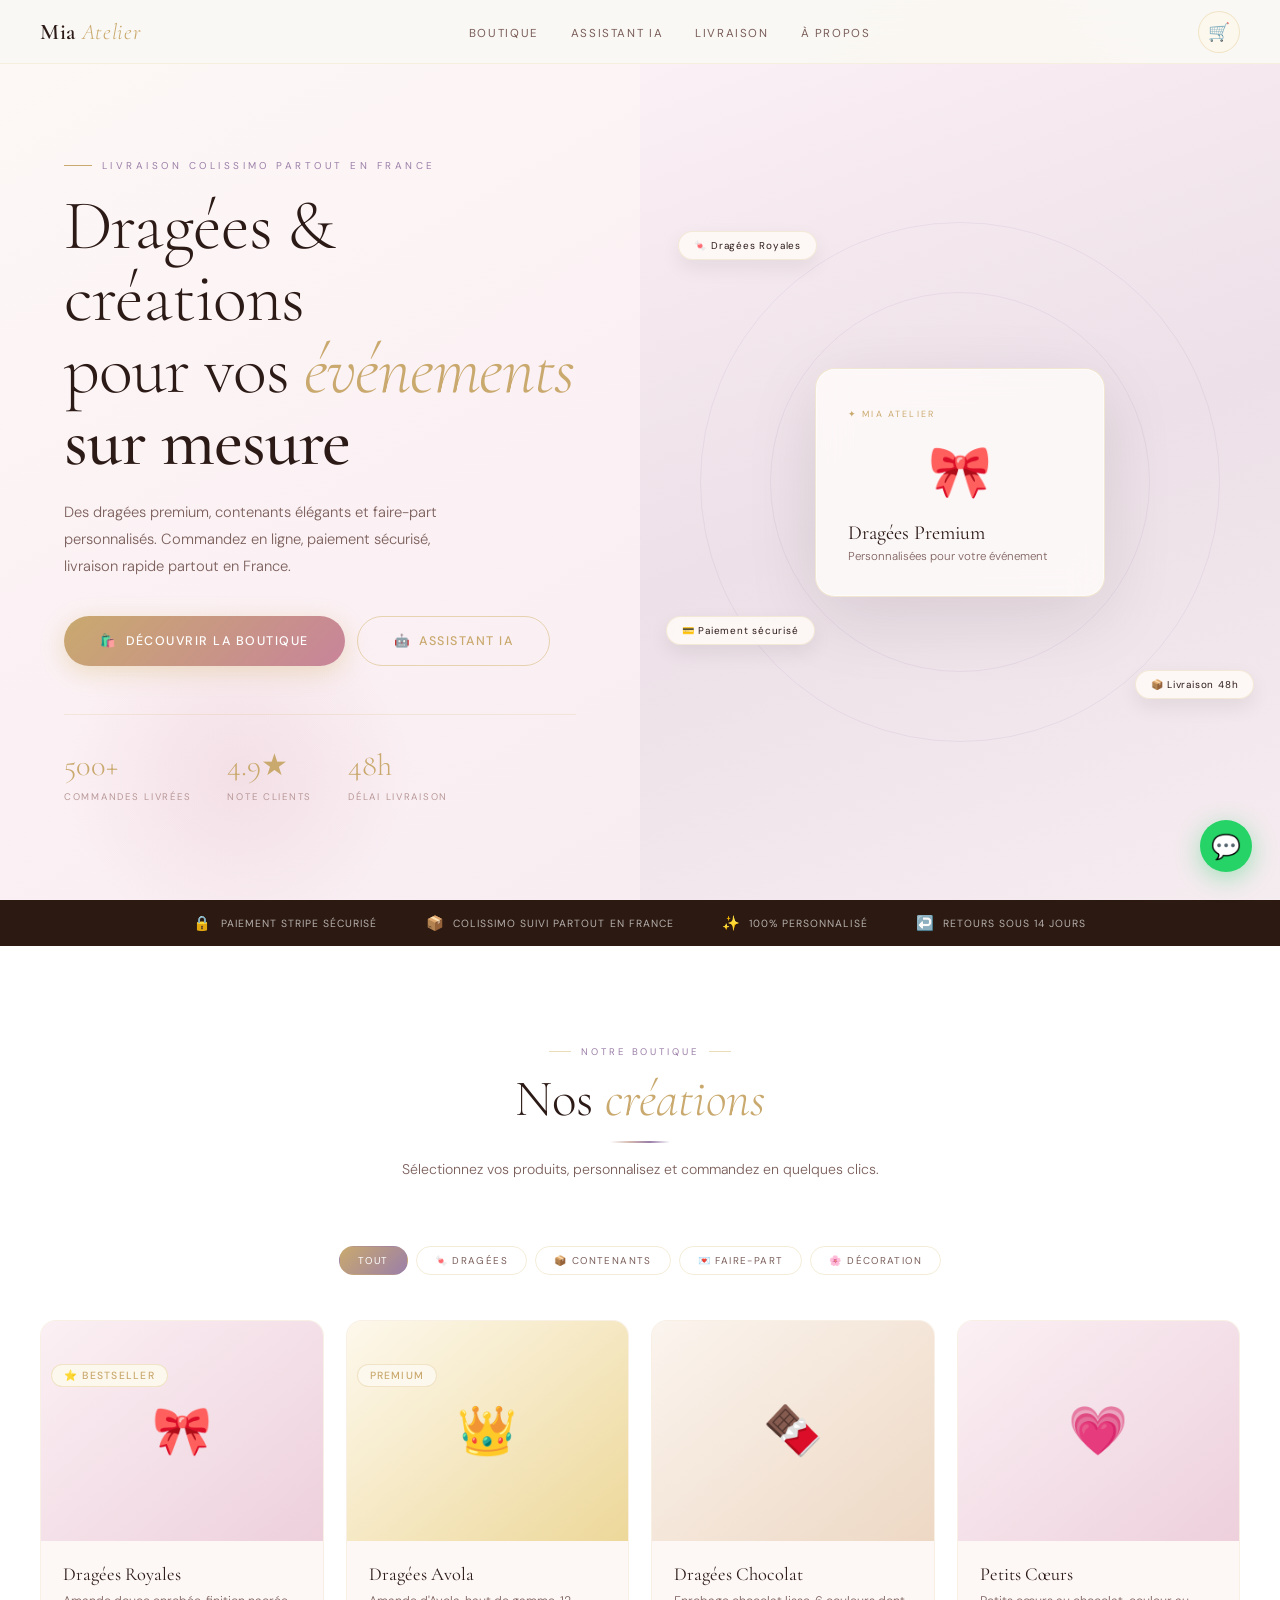
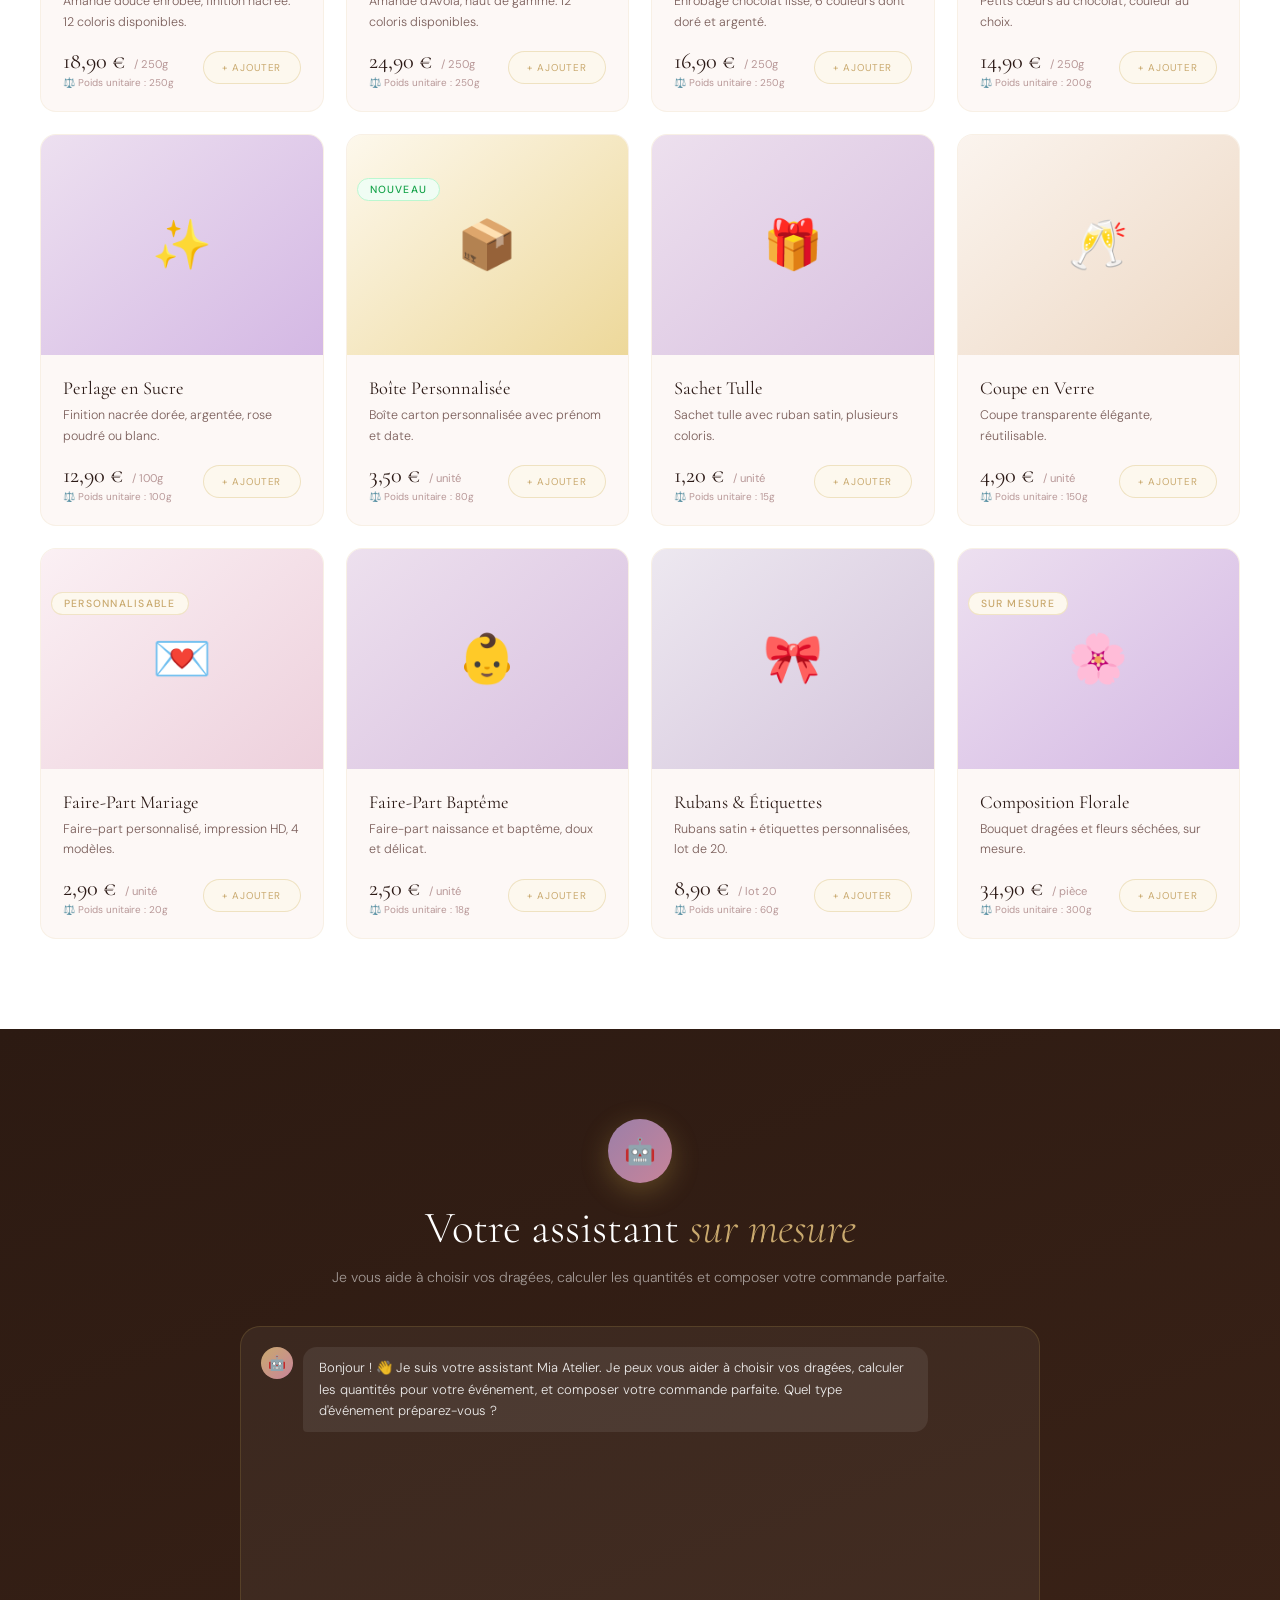
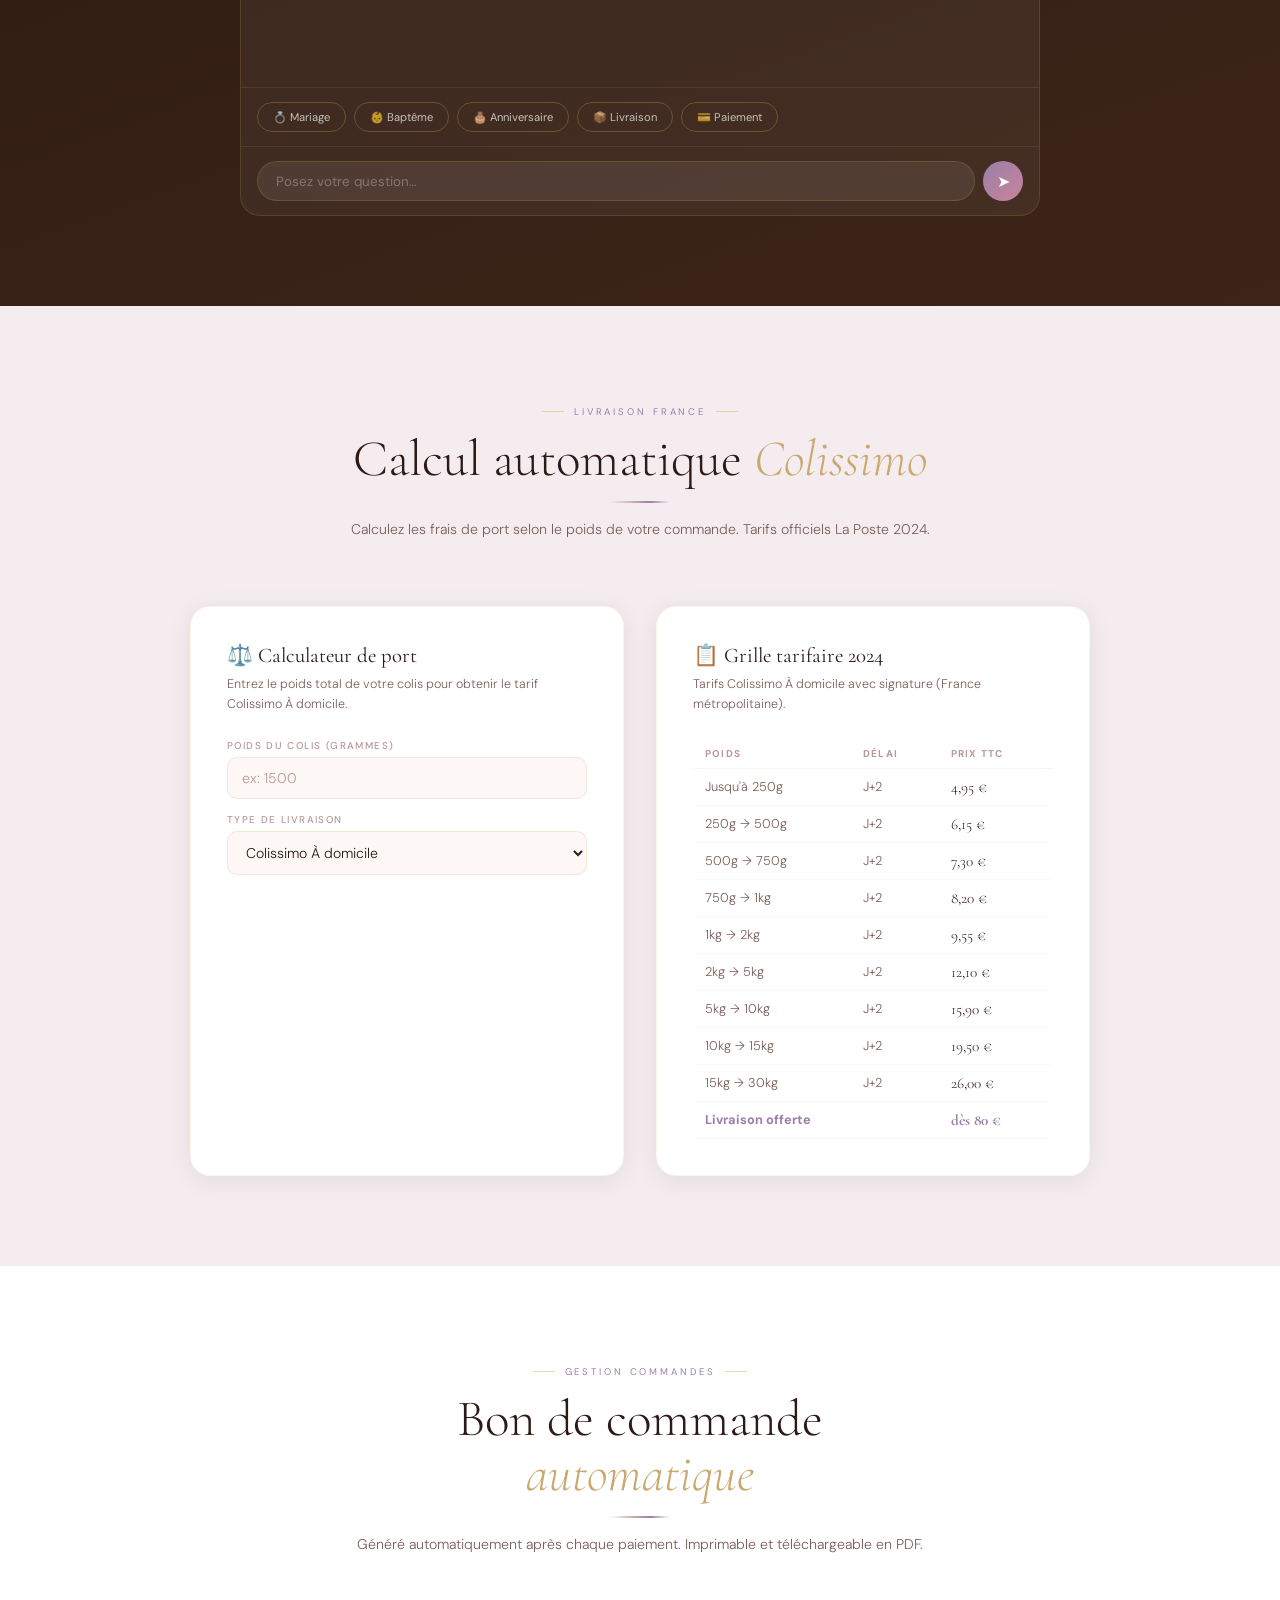
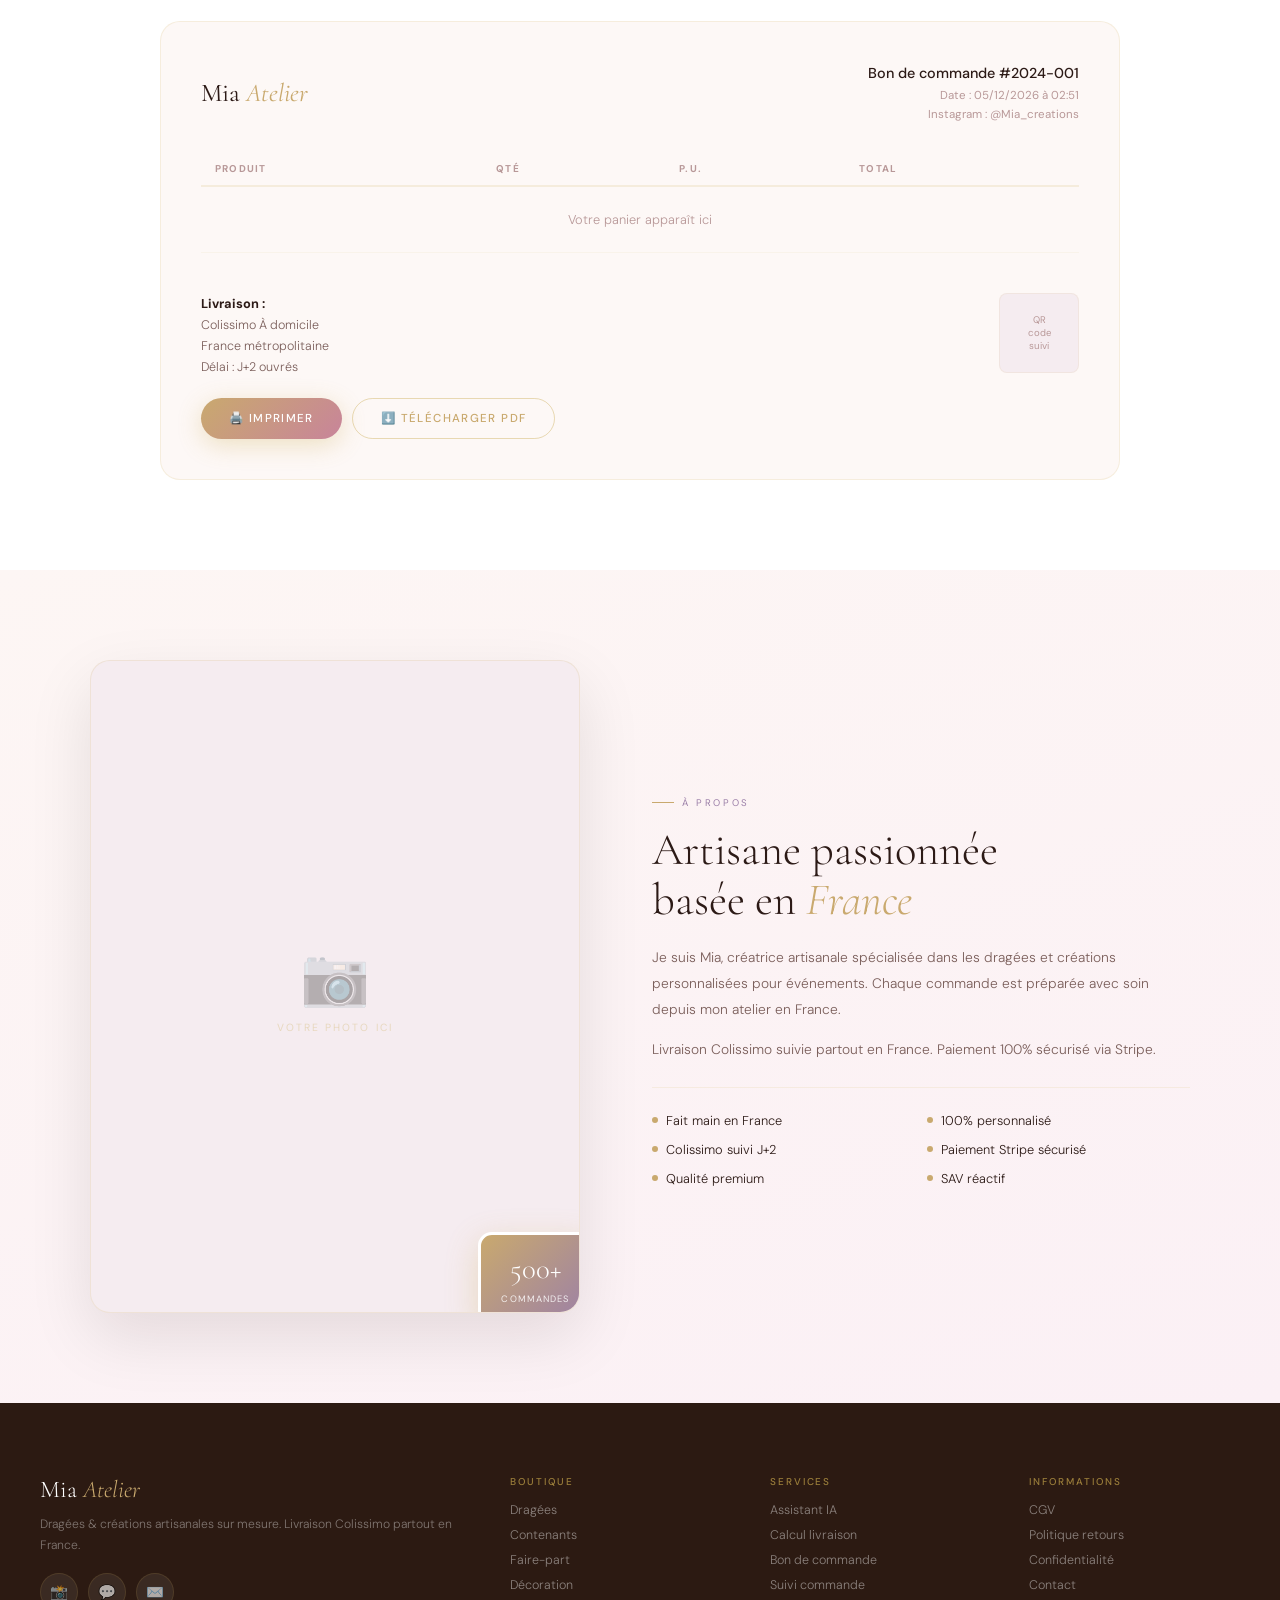
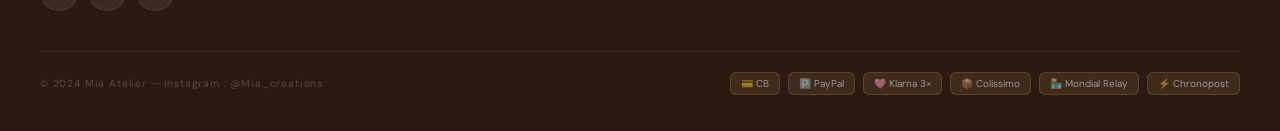
<file: index.html>
<!DOCTYPE html>
<html lang="fr">
<head>
<meta charset="UTF-8">
<meta name="viewport" content="width=device-width, initial-scale=1.0">
<title>Mia Atelier — Dragées & Créations sur mesure</title>
<meta name="description" content="Dragées, contenants, faire-part personnalisés. Livraison Colissimo partout en France. Paiement sécurisé Stripe.">
<link rel="preconnect" href="https://fonts.googleapis.com">
<link href="https://fonts.googleapis.com/css2?family=Cormorant+Garamond:ital,wght@0,300;0,400;0,600;1,300;1,400&family=DM+Sans:wght@300;400;500&display=swap" rel="stylesheet">
<script src="https://js.stripe.com/v3/"></script>
<style>
/* ═══════════════════════════════════════
   VARIABLES & RESET
═══════════════════════════════════════ */
:root {
  --or:#C9A96E; --or2:#E8CC8A; --or-p:#FDF8EE; --or-g:rgba(201,169,110,.13);
  --rose:#C8849A; --rose-p:#FDF0F5;
  --dark:#2C1A12; --dark2:#3D2418;
  --txt:#2C1A16; --txt2:#7A5E5A; --txt3:#B89898;
  --bg:#FDF8F6; --bg2:#F5ECF0; --bg3:#EDE0E8; --white:#fff;
  --green:#22c55e; --red:#ef4444; --parme:#9B7FA8; --nude:#D4B8B0;
  --ft:'Cormorant Garamond',serif; --fb:'DM Sans',sans-serif;
  --ease:cubic-bezier(.16,1,.3,1);
  --sh:0 4px 24px rgba(15,10,6,.08);
  --sh2:0 12px 48px rgba(15,10,6,.14);
}
*,*::before,*::after{box-sizing:border-box;margin:0;padding:0}
html{scroll-behavior:smooth;font-size:16px}
body{font-family:var(--fb);color:var(--txt);background:var(--bg);overflow-x:hidden;-webkit-font-smoothing:antialiased}
a{text-decoration:none;color:inherit}
img{max-width:100%;display:block}
button{cursor:pointer;font-family:var(--fb)}
input,select,textarea{font-family:var(--fb)}
::selection{background:rgba(201,168,76,.2)}

/* ═══════════════════════════════════════
   UTILITIES
═══════════════════════════════════════ */
.hidden{display:none!important}
.badge{display:inline-flex;align-items:center;gap:5px;font-size:.65rem;letter-spacing:.12em;text-transform:uppercase;padding:4px 12px;border-radius:100px;font-weight:500}
.badge-gold{background:var(--or-p);color:var(--or);border:1px solid rgba(201,168,76,.25)}
.badge-green{background:#f0fdf4;color:#16a34a;border:1px solid #bbf7d0}
.badge-red{background:#fef2f2;color:#dc2626;border:1px solid #fecaca}

/* ═══════════════════════════════════════
   NAVBAR
═══════════════════════════════════════ */
#nav{position:fixed;top:0;left:0;right:0;z-index:900;height:64px;
  background:rgba(250,248,244,.94);backdrop-filter:blur(20px);
  border-bottom:1px solid rgba(201,168,76,.12);transition:box-shadow .3s}
#nav.scrolled{box-shadow:var(--sh)}
.nav-w{max-width:1360px;margin:0 auto;padding:0 clamp(16px,4vw,40px);
  height:100%;display:flex;align-items:center;justify-content:space-between;gap:20px}
.nav-logo{font-family:var(--ft);font-size:1.4rem;font-weight:600;letter-spacing:.03em}
.nav-logo em{color:var(--or);font-style:italic;font-weight:300}
.nav-links{display:flex;align-items:center;gap:32px;list-style:none}
.nav-links a{font-size:.72rem;letter-spacing:.14em;text-transform:uppercase;color:var(--txt2);
  transition:color .25s;position:relative;padding-bottom:3px}
.nav-links a::after{content:'';position:absolute;bottom:0;left:0;width:0;height:1px;
  background:var(--or);transition:width .3s var(--ease)}
.nav-links a:hover{color:var(--or)}
.nav-links a:hover::after{width:100%}
.nav-right{display:flex;align-items:center;gap:12px}
.nav-cart-btn{position:relative;width:42px;height:42px;border-radius:50%;
  background:var(--or-p);border:1px solid rgba(201,168,76,.25);
  display:flex;align-items:center;justify-content:center;
  font-size:1.1rem;transition:all .25s}
.nav-cart-btn:hover{background:var(--or);color:var(--white)}
.cart-count{position:absolute;top:-4px;right:-4px;width:18px;height:18px;
  background:var(--rose);color:var(--white);border-radius:50%;
  font-size:.6rem;font-weight:700;display:flex;align-items:center;justify-content:center;
  border:2px solid var(--white)}
.cart-count.hidden{display:none}
.burger{display:none;background:none;border:none;font-size:1.4rem;color:var(--txt);padding:4px}

/* ═══════════════════════════════════════
   MENU MOBILE
═══════════════════════════════════════ */
.mob-overlay{display:none;position:fixed;inset:0;z-index:850;
  background:rgba(15,10,6,.6);backdrop-filter:blur(4px)}
.mob-overlay.open{display:block}
.mob-menu{position:fixed;top:0;right:-100%;width:min(340px,100vw);height:100%;
  z-index:860;background:var(--white);padding:28px 28px;
  display:flex;flex-direction:column;gap:4px;
  transition:right .4s var(--ease);overflow-y:auto}
.mob-menu.open{right:0}
.mob-head{display:flex;align-items:center;justify-content:space-between;margin-bottom:28px}
.mob-logo{font-family:var(--ft);font-size:1.3rem;font-weight:600}
.mob-logo em{color:var(--or);font-style:italic;font-weight:300}
.mob-close{background:none;border:none;font-size:1.4rem;color:var(--txt2)}
.mob-menu a{padding:14px 0;border-bottom:1px solid rgba(201,168,76,.1);
  font-size:1rem;color:var(--txt);font-weight:300;display:block;
  letter-spacing:.04em;transition:color .2s}
.mob-menu a:hover{color:var(--or)}
.mob-menu a.mob-cta{margin-top:20px;padding:14px 24px;background:linear-gradient(135deg,var(--or),var(--rose));
  color:var(--white);border-radius:100px;text-align:center;border:none;font-weight:500}

/* ═══════════════════════════════════════
   BOUTONS
═══════════════════════════════════════ */
.btn{display:inline-flex;align-items:center;justify-content:center;gap:8px;
  padding:12px 28px;border-radius:100px;font-size:.72rem;letter-spacing:.12em;
  text-transform:uppercase;font-weight:500;border:none;transition:all .3s var(--ease)}
.btn-primary{background:linear-gradient(135deg,var(--or),var(--rose));color:var(--white);
  box-shadow:0 6px 24px rgba(201,168,76,.3)}
.btn-primary:hover{transform:translateY(-2px);box-shadow:0 10px 32px rgba(201,168,76,.4)}
.btn-outline{background:transparent;color:var(--or);border:1.5px solid rgba(201,168,76,.4)}
.btn-outline:hover{background:var(--or);color:var(--white)}
.btn-dark{background:var(--dark);color:var(--white)}
.btn-dark:hover{background:var(--dark2);transform:translateY(-2px)}
.btn-green{background:var(--green);color:var(--white);box-shadow:0 6px 20px rgba(34,197,94,.25)}
.btn-green:hover{transform:translateY(-2px);box-shadow:0 10px 28px rgba(34,197,94,.35)}
.btn-full{width:100%}
.btn-lg{padding:16px 36px;font-size:.78rem}
.btn-sm{padding:8px 18px;font-size:.62rem}
.btn-loading{opacity:.7;pointer-events:none}

/* ═══════════════════════════════════════
   HERO
═══════════════════════════════════════ */
.hero{min-height:100svh;padding-top:64px;display:grid;
  grid-template-columns:1fr 1fr;overflow:hidden;
  background:linear-gradient(150deg,#FDF8F6,#FBF0F4,#F5ECF0)}
.hero-orb{position:absolute;border-radius:50%;pointer-events:none}
.orb1{width:500px;height:500px;top:-100px;right:5%;
  background:radial-gradient(circle,rgba(201,169,110,.12),transparent 70%);
  animation:pulse 8s ease-in-out infinite}
.orb2{width:350px;height:350px;bottom:-50px;left:5%;
  background:radial-gradient(circle,rgba(200,132,154,.15),transparent 70%);
  animation:pulse 10s 2s ease-in-out infinite}
.hero-left{position:relative;z-index:2;display:flex;flex-direction:column;
  justify-content:center;padding:clamp(40px,6vw,80px) clamp(24px,5vw,72px)}
.hero-tag{font-size:.62rem;letter-spacing:.35em;text-transform:uppercase;color:var(--parme);
  font-weight:400;margin-bottom:18px;display:flex;align-items:center;gap:10px}
.hero-tag::before{content:'';width:28px;height:1px;background:var(--or)}
.hero-h1{font-family:var(--ft);font-size:clamp(2.6rem,5.5vw,5rem);font-weight:300;
  line-height:1.02;letter-spacing:-.015em;margin-bottom:22px;color:var(--txt)}
.hero-h1 em{color:var(--or);font-style:italic}
.hero-h1 strong{font-weight:500}
.hero-p{font-size:.92rem;font-weight:300;color:var(--txt2);line-height:1.82;
  margin-bottom:36px;max-width:420px}
.hero-btns{display:flex;flex-wrap:wrap;gap:12px;margin-bottom:48px}
.hero-stats{display:flex;gap:36px;padding-top:32px;
  border-top:1px solid rgba(201,168,76,.15)}
.stat-n{display:block;font-family:var(--ft);font-size:1.9rem;font-weight:300;color:var(--or)}
.stat-l{font-size:.6rem;letter-spacing:.18em;text-transform:uppercase;color:var(--txt3);margin-top:3px}
/* Visuel hero */
.hero-right{position:relative;display:flex;align-items:center;justify-content:center;
  overflow:hidden;background:linear-gradient(160deg,#FBF0F5,#EDE0E8,#F5ECF0)}
.h-ring{position:absolute;border-radius:50%;border:1px solid rgba(155,127,168,.12);
  top:50%;left:50%;transform:translate(-50%,-50%)}
.hr1{width:380px;height:380px;animation:spin 22s linear infinite}
.hr2{width:520px;height:520px;animation:spin 32s linear infinite reverse}
.hero-card{position:relative;z-index:3;width:clamp(220px,26vw,290px);
  background:rgba(255,252,250,.82);backdrop-filter:blur(16px);
  border:1px solid rgba(201,168,76,.22);border-radius:20px;
  padding:clamp(20px,3vw,32px);
  box-shadow:0 20px 72px rgba(15,10,6,.1),inset 0 0 0 1px rgba(255,255,255,.5);
  animation:float 5s ease-in-out infinite}
.hc-tag{font-size:.56rem;letter-spacing:.24em;text-transform:uppercase;color:var(--or);margin-bottom:14px}
.hc-icon{font-size:clamp(2.4rem,4vw,3.4rem);text-align:center;margin:16px 0}
.hc-name{font-family:var(--ft);font-size:clamp(1rem,1.6vw,1.25rem);font-weight:400;color:var(--txt);margin-bottom:4px}
.hc-sub{font-size:.72rem;color:var(--txt2);font-weight:300}
.h-chip{position:absolute;z-index:4;background:rgba(253,248,246,.95);
  backdrop-filter:blur(8px);border:1px solid rgba(201,168,76,.18);
  border-radius:100px;padding:7px 15px;font-size:.62rem;letter-spacing:.08em;
  color:var(--txt);box-shadow:0 8px 20px rgba(15,10,6,.07);white-space:nowrap}
.hc1{top:20%;left:6%;animation:floatY 4s ease-in-out infinite}
.hc2{bottom:24%;right:4%;animation:floatY 5s 1s ease-in-out infinite}
.hc3{top:66%;left:4%;animation:floatY 6s 2s ease-in-out infinite}

/* ═══════════════════════════════════════
   TRUST BAR
═══════════════════════════════════════ */
.trust-bar{background:var(--dark);padding:14px clamp(16px,4vw,40px)}
.trust-w{max-width:1200px;margin:0 auto;display:flex;
  align-items:center;justify-content:center;flex-wrap:wrap;gap:clamp(16px,4vw,48px)}
.trust-item{display:flex;align-items:center;gap:8px;
  font-size:.65rem;letter-spacing:.1em;text-transform:uppercase;color:rgba(255,255,255,.65)}
.trust-item span{font-size:.9rem;color:var(--or)}

/* ═══════════════════════════════════════
   SECTIONS COMMUNES
═══════════════════════════════════════ */
.section{padding:clamp(60px,10vh,110px) clamp(16px,4vw,40px)}
.sec-hd{text-align:center;max-width:600px;margin:0 auto clamp(40px,7vh,64px)}
.sec-tag{display:inline-flex;align-items:center;gap:10px;font-size:.6rem;
  letter-spacing:.3em;text-transform:uppercase;color:var(--parme);margin-bottom:14px}
.sec-tag::before,.sec-tag::after{content:'';width:22px;height:1px;background:rgba(201,168,76,.4)}
.sec-title{font-family:var(--ft);font-size:clamp(2rem,4vw,3.2rem);font-weight:300;
  color:var(--txt);line-height:1.08;margin-bottom:12px}
.sec-title em{color:var(--or);font-style:italic}
.sec-desc{font-size:.88rem;color:var(--txt2);line-height:1.8;font-weight:300}
.divider{width:60px;height:2px;background:linear-gradient(90deg,transparent,var(--nude),var(--parme),transparent);margin:14px auto 0}

/* ═══════════════════════════════════════
   CATALOGUE PRODUITS
═══════════════════════════════════════ */
#catalogue{background:var(--white)}
.cat-filters{display:flex;justify-content:center;flex-wrap:wrap;gap:8px;margin-bottom:clamp(32px,5vh,48px)}
.cf{padding:7px 18px;border:1.5px solid rgba(201,168,76,.22);border-radius:100px;
  background:transparent;color:var(--txt2);font-family:var(--fb);
  font-size:.62rem;letter-spacing:.14em;text-transform:uppercase;
  transition:all .28s var(--ease)}
.cf:hover{border-color:var(--or);color:var(--or)}
.cf.on{background:linear-gradient(135deg,var(--or),var(--parme));border-color:transparent;color:var(--white)}
/* Grille produits */
.prod-grid{max-width:1360px;margin:0 auto;display:grid;
  grid-template-columns:repeat(auto-fill,minmax(min(100%,280px),1fr));gap:clamp(14px,2vw,22px)}
.prod-card{background:var(--bg);border:1px solid rgba(201,168,76,.1);border-radius:16px;
  overflow:hidden;transition:all .4s var(--ease);position:relative}
.prod-card:hover{transform:translateY(-6px);box-shadow:var(--sh2);border-color:rgba(201,168,76,.22)}
.prod-card.hidden{display:none}
.prod-img{height:clamp(180px,20vw,220px);display:flex;align-items:center;justify-content:center;
  font-size:3rem;position:relative;overflow:hidden;transition:transform .5s var(--ease)}
.prod-card:hover .prod-img{transform:scale(1.04)}
.pi-rose{background:linear-gradient(140deg,#FBF0F4,#EDD0DC)}
.pi-or{background:linear-gradient(140deg,#FDF8EC,#EDD89A)}
.pi-bleu{background:linear-gradient(140deg,#EDE0EE,#D8C0E0)}
.pi-vert{background:linear-gradient(140deg,#EDE8F0,#D4C4DC)}
.pi-mauve{background:linear-gradient(140deg,#EDE0F0,#D4B8E4)}
.pi-nude{background:linear-gradient(140deg,#FBF4EE,#EDD8C4)}
.prod-badge{position:absolute;top:10px;left:10px}
.prod-body{padding:clamp(16px,2.5vw,22px)}
.prod-name{font-family:var(--ft);font-size:1.15rem;font-weight:400;color:var(--txt);margin-bottom:6px}
.prod-desc{font-size:.78rem;color:var(--txt2);line-height:1.68;font-weight:300;margin-bottom:14px}
.prod-foot{display:flex;align-items:center;justify-content:space-between;flex-wrap:wrap;gap:8px}
.prod-price{font-family:var(--ft);font-size:1.4rem;font-weight:400;color:var(--txt)}
.prod-price small{font-size:.7rem;color:var(--txt3);font-family:var(--fb);margin-left:4px}
.prod-weight{font-size:.62rem;color:var(--txt3);margin-top:2px}
.btn-add{padding:9px 18px;font-size:.62rem;border-radius:100px;background:var(--or-p);
  color:var(--or);border:1px solid rgba(201,168,76,.28);font-family:var(--fb);
  letter-spacing:.1em;text-transform:uppercase;transition:all .28s var(--ease)}
.btn-add:hover{background:var(--or);color:var(--white)}
.btn-add.added{background:var(--green);color:var(--white);border-color:var(--green)}

/* ═══════════════════════════════════════
   ASSISTANT IA
═══════════════════════════════════════ */
#assistant{background:linear-gradient(160deg,#2C1A12 0%,#3D2418 100%);
  padding:clamp(60px,10vh,100px) clamp(16px,4vw,40px)}
.ai-wrap{max-width:800px;margin:0 auto}
.ai-header{text-align:center;margin-bottom:36px}
.ai-icon{width:64px;height:64px;background:linear-gradient(135deg,var(--parme),var(--rose));
  border-radius:50%;display:flex;align-items:center;justify-content:center;
  font-size:1.6rem;margin:0 auto 18px;box-shadow:0 8px 28px rgba(201,168,76,.3)}
.ai-title{font-family:var(--ft);font-size:clamp(1.8rem,3.5vw,2.8rem);font-weight:300;
  color:var(--white);margin-bottom:10px}
.ai-title em{color:var(--or);font-style:italic}
.ai-sub{font-size:.88rem;color:rgba(255,255,255,.55);font-weight:300;line-height:1.75}
/* Chat */
.chat-box{background:rgba(255,255,255,.05);border:1px solid rgba(201,168,76,.18);
  border-radius:20px;overflow:hidden}
.chat-msgs{height:360px;overflow-y:auto;padding:20px;display:flex;flex-direction:column;gap:14px}
.chat-msgs::-webkit-scrollbar{width:4px}
.chat-msgs::-webkit-scrollbar-thumb{background:rgba(201,168,76,.3);border-radius:2px}
.msg{display:flex;gap:10px;align-items:flex-start;max-width:88%;animation:msgIn .3s var(--ease)}
.msg.bot{align-self:flex-start}
.msg.user{align-self:flex-end;flex-direction:row-reverse}
.msg-av{width:32px;height:32px;border-radius:50%;flex-shrink:0;
  display:flex;align-items:center;justify-content:center;font-size:.9rem}
.msg.bot .msg-av{background:linear-gradient(135deg,var(--or),var(--rose))}
.msg.user .msg-av{background:rgba(255,255,255,.1)}
.msg-txt{padding:10px 16px;border-radius:14px;font-size:.82rem;line-height:1.65;font-weight:300}
.msg.bot .msg-txt{background:rgba(255,255,255,.08);color:rgba(255,255,255,.9);border-bottom-left-radius:4px}
.msg.user .msg-txt{background:linear-gradient(135deg,var(--or),var(--rose));color:var(--white);border-bottom-right-radius:4px}
.msg-typing .msg-txt{padding:14px 18px}
.typing-dots span{display:inline-block;width:6px;height:6px;border-radius:50%;
  background:rgba(255,255,255,.5);margin:0 2px;animation:typing 1.2s ease-in-out infinite}
.typing-dots span:nth-child(2){animation-delay:.2s}
.typing-dots span:nth-child(3){animation-delay:.4s}
/* Chips de suggestions */
.chat-chips{display:flex;flex-wrap:wrap;gap:8px;padding:14px 16px;
  border-top:1px solid rgba(201,168,76,.12)}
.chip-btn{padding:7px 15px;border-radius:100px;border:1px solid rgba(201,168,76,.3);
  background:transparent;color:rgba(255,255,255,.7);font-family:var(--fb);
  font-size:.7rem;cursor:pointer;transition:all .25s}
.chip-btn:hover{background:var(--or);color:var(--white);border-color:var(--or)}
/* Input chat */
.chat-input-row{display:flex;gap:8px;padding:14px 16px;
  border-top:1px solid rgba(201,168,76,.12)}
.chat-input{flex:1;background:rgba(255,255,255,.08);border:1px solid rgba(201,168,76,.2);
  border-radius:100px;padding:10px 18px;color:var(--white);font-family:var(--fb);
  font-size:.84rem;outline:none;transition:border-color .25s}
.chat-input::placeholder{color:rgba(255,255,255,.3)}
.chat-input:focus{border-color:var(--or)}
.chat-send{width:40px;height:40px;border-radius:50%;background:linear-gradient(135deg,var(--parme),var(--rose));
  border:none;color:var(--white);font-size:1rem;display:flex;align-items:center;justify-content:center;
  transition:all .25s;flex-shrink:0}
.chat-send:hover{transform:scale(1.08);box-shadow:0 4px 16px rgba(201,168,76,.3)}

/* ═══════════════════════════════════════
   PANIER LATÉRAL
═══════════════════════════════════════ */
.cart-overlay{display:none;position:fixed;inset:0;z-index:800;background:rgba(15,10,6,.5);backdrop-filter:blur(4px)}
.cart-overlay.open{display:block}
.cart-panel{position:fixed;top:0;right:-110%;width:min(460px,100vw);height:100%;
  z-index:810;background:var(--white);display:flex;flex-direction:column;
  transition:right .4s var(--ease);box-shadow:-4px 0 40px rgba(15,10,6,.12)}
.cart-panel.open{right:0}
.cart-hd{padding:20px 24px;border-bottom:1px solid rgba(201,168,76,.12);
  display:flex;align-items:center;justify-content:space-between}
.cart-hd h2{font-family:var(--ft);font-size:1.4rem;font-weight:400}
.cart-close{background:none;border:none;font-size:1.4rem;color:var(--txt2)}
.cart-items{flex:1;overflow-y:auto;padding:16px 24px;display:flex;flex-direction:column;gap:14px}
.cart-items::-webkit-scrollbar{width:4px}
.cart-items::-webkit-scrollbar-thumb{background:rgba(201,168,76,.3);border-radius:2px}
.cart-empty{flex:1;display:flex;flex-direction:column;align-items:center;
  justify-content:center;gap:12px;color:var(--txt2);text-align:center;padding:40px}
.cart-empty-icon{font-size:3rem;opacity:.4}
.cart-empty p{font-size:.88rem;font-weight:300}
/* Item panier */
.cart-item{display:flex;gap:14px;align-items:flex-start;
  padding:14px;background:var(--bg);border-radius:12px;border:1px solid rgba(201,168,76,.1)}
.ci-img{width:60px;height:60px;border-radius:8px;display:flex;align-items:center;
  justify-content:center;font-size:1.6rem;flex-shrink:0}
.ci-info{flex:1;min-width:0}
.ci-name{font-family:var(--ft);font-size:1rem;font-weight:400;color:var(--txt);margin-bottom:3px}
.ci-detail{font-size:.7rem;color:var(--txt2);font-weight:300;margin-bottom:8px}
.ci-row{display:flex;align-items:center;gap:10px}
.qty-ctrl{display:flex;align-items:center;border:1px solid rgba(201,168,76,.2);border-radius:100px;overflow:hidden}
.qty-ctrl button{width:28px;height:28px;border:none;background:transparent;color:var(--or);font-size:1rem}
.qty-ctrl button:hover{background:var(--or-p)}
.qty-ctrl span{width:32px;text-align:center;font-size:.82rem;font-weight:500}
.ci-price{font-family:var(--ft);font-size:1.05rem;margin-left:auto;color:var(--txt)}
.ci-remove{background:none;border:none;color:var(--txt3);font-size:.85rem;margin-left:8px;
  transition:color .2s}
.ci-remove:hover{color:var(--red)}
/* Résumé panier */
.cart-summary{padding:16px 24px;border-top:1px solid rgba(201,168,76,.12)}
.sum-row{display:flex;justify-content:space-between;font-size:.82rem;margin-bottom:8px;color:var(--txt2)}
.sum-row.total{font-family:var(--ft);font-size:1.2rem;color:var(--txt);font-weight:400;
  margin-top:10px;padding-top:10px;border-top:1px solid rgba(201,168,76,.12)}
.sum-row .weight-info{font-size:.68rem;color:var(--txt3)}
/* Livraison */
.shipping-box{background:var(--bg);border-radius:14px;padding:14px;margin:12px 0;border:1px solid rgba(201,168,76,.1)}
.shipping-title{font-size:.68rem;letter-spacing:.14em;text-transform:uppercase;color:var(--txt3);margin-bottom:10px;font-weight:500}
.shipping-opts{display:flex;flex-direction:column;gap:8px}
.ship-opt{display:flex;align-items:center;gap:12px;padding:12px 14px;border-radius:10px;border:1.5px solid rgba(201,168,76,.15);cursor:pointer;transition:all .25s;background:var(--white)}
.ship-opt:hover{border-color:rgba(201,168,76,.35);background:var(--or-p)}
.ship-opt.sel{border-color:var(--or);background:var(--or-p);box-shadow:0 0 0 3px rgba(155,127,168,.15)}
.ship-opt input{accent-color:var(--or);flex-shrink:0}
.ship-logo{width:34px;height:34px;border-radius:8px;display:flex;align-items:center;justify-content:center;font-size:1.15rem;flex-shrink:0;background:var(--white);border:1px solid rgba(201,168,76,.15)}
.ship-opt-info{flex:1;min-width:0}
.ship-opt-name{font-size:.8rem;font-weight:500;color:var(--txt)}
.ship-opt-desc{font-size:.65rem;color:var(--txt2);font-weight:300;margin-top:1px}
.ship-opt-delay{font-size:.6rem;color:var(--or);font-weight:500;margin-top:2px}
.ship-opt-price{font-family:var(--ft);font-size:1.05rem;color:var(--or);flex-shrink:0;text-align:right}
.ship-free{font-size:.58rem;color:var(--green);display:block;font-weight:600}
/* Point Relais */
.relay-box{background:var(--bg);border:1px solid rgba(201,168,76,.15);border-radius:10px;padding:12px;margin-top:8px;display:none}
.relay-box.show{display:block;animation:fadeUp .25s}
.relay-search{display:flex;gap:8px;margin-bottom:10px}
.relay-search input{flex:1;padding:8px 12px;border:1px solid rgba(201,168,76,.2);border-radius:8px;font-size:.8rem;outline:none;background:var(--white);color:var(--txt)}
.relay-search input:focus{border-color:var(--or)}
.relay-search button{padding:8px 14px;background:var(--parme);color:var(--white);border:none;border-radius:8px;font-size:.72rem;cursor:pointer;white-space:nowrap}
.relay-list{display:flex;flex-direction:column;gap:6px;max-height:180px;overflow-y:auto}
.relay-item{padding:10px 12px;border-radius:8px;border:1px solid rgba(201,168,76,.12);cursor:pointer;transition:all .2s;background:var(--white)}
.relay-item:hover,.relay-item.sel{border-color:var(--parme);background:#F5ECF0}
.relay-name{font-size:.78rem;font-weight:500;color:var(--txt)}
.relay-addr{font-size:.65rem;color:var(--txt2);font-weight:300;margin-top:2px}
.relay-dist{font-size:.6rem;color:var(--or);margin-top:2px;font-weight:500}
/* Méthodes paiement */
.pay-methods{display:grid;grid-template-columns:1fr 1fr;gap:10px;margin-bottom:16px}
.pay-btn{padding:14px 10px;border-radius:12px;border:1.5px solid rgba(201,168,76,.18);background:var(--white);cursor:pointer;transition:all .25s;display:flex;flex-direction:column;align-items:center;gap:6px;position:relative}
.pay-btn:hover{border-color:var(--or);background:var(--or-p)}
.pay-btn.sel{border-color:var(--or);background:var(--or-p);box-shadow:0 0 0 3px rgba(155,127,168,.15)}
.pay-btn-icon{font-size:1.6rem}
.pay-btn-name{font-size:.72rem;font-weight:500;color:var(--txt);letter-spacing:.04em}
.pay-btn-sub{font-size:.6rem;color:var(--txt2);font-weight:300}
.pay-new{position:absolute;top:-7px;right:6px;background:var(--green);color:var(--white);font-size:.5rem;padding:2px 8px;border-radius:100px;font-weight:700;letter-spacing:.06em;text-transform:uppercase}
/* Carte Stripe */
.stripe-panel{display:none}.stripe-panel.show{display:block;animation:fadeUp .25s}
.stripe-box{background:var(--bg);border:1.5px solid rgba(201,168,76,.2);border-radius:10px;padding:13px 15px;margin-bottom:14px;min-height:46px}
.stripe-secure{display:flex;align-items:center;gap:6px;font-size:.65rem;color:var(--txt3);margin-bottom:14px}
/* PayPal */
.paypal-panel{display:none}.paypal-panel.show{display:block;animation:fadeUp .25s}
.paypal-info{font-size:.78rem;color:var(--txt2);font-weight:300;margin-bottom:14px;line-height:1.65;background:var(--bg);border-radius:10px;padding:14px;border:1px solid rgba(201,168,76,.12)}
.btn-paypal{width:100%;padding:13px;border-radius:100px;background:#0070ba;color:var(--white);border:none;font-family:var(--fb);font-size:.76rem;letter-spacing:.12em;text-transform:uppercase;cursor:pointer;transition:all .25s;display:flex;align-items:center;justify-content:center;gap:8px}
.btn-paypal:hover{background:#005ea6;transform:translateY(-1px)}
/* Klarna */
.klarna-panel{display:none}.klarna-panel.show{display:block;animation:fadeUp .25s}
.klarna-header{display:flex;align-items:center;gap:10px;margin-bottom:12px}
.klarna-logo{font-size:1.3rem;font-weight:800;color:#ff60a8;font-family:var(--ft)}
.klarna-tag{background:#fdf0f8;color:#ff60a8;border:1px solid rgba(255,96,168,.2);font-size:.58rem;padding:3px 10px;border-radius:100px;font-weight:600;letter-spacing:.08em}
.klarna-plan{display:grid;grid-template-columns:1fr 1fr 1fr;gap:8px;margin:12px 0}
.klarna-slice{background:var(--bg);border:1px solid rgba(201,168,76,.15);border-radius:10px;padding:12px;text-align:center}
.klarna-slice-n{font-family:var(--ft);font-size:1.15rem;font-weight:400;color:var(--txt);display:block;margin-bottom:2px}
.klarna-slice-d{font-size:.6rem;color:var(--txt2);font-weight:300}
.klarna-info{font-size:.68rem;color:var(--txt3);line-height:1.65;margin-bottom:12px;background:var(--bg);border-radius:8px;padding:10px 12px;border:1px solid rgba(201,168,76,.1)}
.btn-klarna{width:100%;padding:13px;border-radius:100px;background:#ff60a8;color:var(--white);border:none;font-family:var(--fb);font-size:.76rem;letter-spacing:.12em;text-transform:uppercase;cursor:pointer;transition:all .25s;display:flex;align-items:center;justify-content:center;gap:8px}
.btn-klarna:hover{background:#e0408a;transform:translateY(-1px)}

/* ═══════════════════════════════════════
   CHECKOUT / PAIEMENT
═══════════════════════════════════════ */
.checkout-overlay{display:none;position:fixed;inset:0;z-index:850;
  background:rgba(15,10,6,.65);backdrop-filter:blur(8px);
  align-items:center;justify-content:center;padding:20px}
.checkout-overlay.open{display:flex}
.checkout-modal{background:var(--white);border-radius:24px;width:100%;max-width:560px;
  max-height:92vh;overflow-y:auto;box-shadow:0 32px 100px rgba(15,10,6,.2)}
.checkout-modal::-webkit-scrollbar{width:4px}
.checkout-modal::-webkit-scrollbar-thumb{background:rgba(201,168,76,.3);border-radius:2px}
.co-hd{padding:24px 28px 0;display:flex;align-items:center;justify-content:space-between}
.co-hd h2{font-family:var(--ft);font-size:1.5rem;font-weight:400}
.co-close{background:none;border:none;font-size:1.4rem;color:var(--txt2)}
.co-body{padding:20px 28px 28px}
/* Étapes checkout */
.co-steps{display:flex;gap:0;margin-bottom:24px;border-bottom:1px solid rgba(201,168,76,.12)}
.co-step-tab{flex:1;padding:10px;text-align:center;font-size:.62rem;letter-spacing:.12em;
  text-transform:uppercase;color:var(--txt3);border-bottom:2px solid transparent;
  cursor:pointer;transition:all .25s}
.co-step-tab.active{color:var(--parme);border-color:var(--parme)}
.co-step-tab.done{color:var(--green);border-color:var(--green)}
.co-panel{display:none}
.co-panel.active{display:block;animation:fadeUp .25s var(--ease)}
/* Champs */
.f-group{margin-bottom:14px}
.f-label{display:block;font-size:.62rem;letter-spacing:.14em;text-transform:uppercase;
  color:var(--txt3);margin-bottom:5px;font-weight:500}
.f-input{width:100%;padding:11px 14px;border:1.5px solid rgba(201,168,76,.2);
  border-radius:10px;background:var(--bg);color:var(--txt);
  font-family:var(--fb);font-size:.88rem;font-weight:300;
  outline:none;transition:all .25s}
.f-input:focus{border-color:var(--or);background:var(--white);box-shadow:0 0 0 3px rgba(201,168,76,.08)}
.f-input::placeholder{color:var(--txt3)}
.f-row{display:grid;grid-template-columns:1fr 1fr;gap:12px}
/* Résumé checkout */
.co-recap{background:var(--bg);border-radius:12px;padding:16px;margin-bottom:18px}
.co-recap-title{font-size:.65rem;letter-spacing:.14em;text-transform:uppercase;
  color:var(--txt3);margin-bottom:10px}
.co-item-row{display:flex;justify-content:space-between;font-size:.82rem;
  padding:4px 0;color:var(--txt2)}
.co-item-row.total{font-family:var(--ft);font-size:1.1rem;color:var(--txt);
  font-weight:400;border-top:1px solid rgba(201,168,76,.12);padding-top:8px;margin-top:4px}
/* Stripe */
.stripe-box{background:var(--bg);border:1.5px solid rgba(201,168,76,.2);
  border-radius:10px;padding:14px 16px;margin-bottom:16px;min-height:50px}
.stripe-secure{display:flex;align-items:center;gap:6px;font-size:.65rem;
  color:var(--txt3);margin-bottom:14px}
.stripe-secure span{font-size:.9rem}
/* Succès */
.co-success{text-align:center;padding:32px 0}
.success-icon{font-size:3.5rem;margin-bottom:16px}
.success-title{font-family:var(--ft);font-size:1.8rem;font-weight:300;color:var(--txt);margin-bottom:8px}
.success-sub{font-size:.84rem;color:var(--txt2);font-weight:300;line-height:1.75;margin-bottom:24px}
/* Bon de commande */
.order-pdf{background:var(--bg);border-radius:12px;padding:16px;
  border:1px solid rgba(201,168,76,.15);margin-top:16px}
.order-pdf h4{font-family:var(--ft);font-size:1rem;font-weight:400;margin-bottom:8px;color:var(--txt)}
.order-pdf p{font-size:.78rem;color:var(--txt2);font-weight:300;margin-bottom:10px}

/* ═══════════════════════════════════════
   CALCUL COLISSIMO
═══════════════════════════════════════ */
#colissimo{background:var(--bg2);padding:clamp(60px,10vh,100px) clamp(16px,4vw,40px)}
.coli-wrap{max-width:900px;margin:0 auto;display:grid;grid-template-columns:1fr 1fr;gap:32px}
.coli-card{background:var(--white);border-radius:20px;border:1px solid rgba(201,168,76,.12);
  padding:clamp(24px,4vw,36px);box-shadow:var(--sh)}
.coli-title{font-family:var(--ft);font-size:1.3rem;font-weight:400;color:var(--txt);
  margin-bottom:6px}
.coli-sub{font-size:.78rem;color:var(--txt2);font-weight:300;margin-bottom:24px;line-height:1.65}
.coli-result{background:linear-gradient(135deg,var(--or-p),rgba(253,240,240,.4));
  border:1px solid rgba(201,168,76,.18);border-radius:12px;
  padding:18px;margin-top:16px;display:none}
.coli-result.show{display:block}
.coli-price{font-family:var(--ft);font-size:2rem;font-weight:300;color:var(--or);
  display:block;margin-bottom:4px}
.coli-detail{font-size:.75rem;color:var(--txt2);font-weight:300;line-height:1.65}
/* Tableau tarifs */
.tarif-table{width:100%;border-collapse:collapse;margin-top:14px}
.tarif-table th{font-size:.62rem;letter-spacing:.12em;text-transform:uppercase;
  color:var(--txt3);padding:8px 12px;text-align:left;border-bottom:1px solid rgba(201,168,76,.12)}
.tarif-table td{padding:9px 12px;font-size:.8rem;color:var(--txt2);font-weight:300;
  border-bottom:1px solid rgba(201,168,76,.06)}
.tarif-table tr.highlight td{color:var(--parme);font-weight:500}
.tarif-table td:last-child{font-family:var(--ft);font-size:.95rem;color:var(--txt)}

/* ═══════════════════════════════════════
   BON DE COMMANDE AUTO
═══════════════════════════════════════ */
#boncommande{background:var(--white);padding:clamp(60px,10vh,100px) clamp(16px,4vw,40px)}
.bc-wrap{max-width:960px;margin:0 auto}
.bc-card{background:var(--bg);border:1px solid rgba(201,168,76,.14);
  border-radius:20px;padding:clamp(24px,4vw,40px)}
.bc-header{display:flex;align-items:center;justify-content:space-between;
  margin-bottom:28px;flex-wrap:wrap;gap:14px}
.bc-logo{font-family:var(--ft);font-size:1.6rem;font-weight:400}
.bc-logo em{color:var(--or);font-style:italic}
.bc-meta{font-size:.72rem;color:var(--txt3);text-align:right;line-height:1.65}
.bc-table{width:100%;border-collapse:collapse;margin:20px 0}
.bc-table th{font-size:.62rem;letter-spacing:.12em;text-transform:uppercase;
  color:var(--txt3);padding:10px 14px;text-align:left;border-bottom:2px solid rgba(201,168,76,.15)}
.bc-table td{padding:11px 14px;font-size:.82rem;color:var(--txt2);font-weight:300;
  border-bottom:1px solid rgba(201,168,76,.07)}
.bc-table .total-row td{font-family:var(--ft);font-size:1rem;color:var(--txt);
  font-weight:400;border-top:2px solid rgba(201,168,76,.15);border-bottom:none}
.bc-footer{display:flex;justify-content:space-between;align-items:flex-start;
  padding-top:20px;flex-wrap:wrap;gap:16px}
.bc-ship-info{font-size:.78rem;color:var(--txt2);font-weight:300;line-height:1.7}
.bc-qr{width:80px;height:80px;background:var(--bg2);border-radius:8px;
  display:flex;align-items:center;justify-content:center;
  font-size:.6rem;color:var(--txt3);text-align:center;border:1px solid rgba(201,168,76,.1)}

/* ═══════════════════════════════════════
   À PROPOS
═══════════════════════════════════════ */
#apropos{background:linear-gradient(160deg,#FDF6F4,#FBF0F5)}
.ap-grid{max-width:1100px;margin:0 auto;display:grid;
  grid-template-columns:1fr 1.1fr;gap:clamp(36px,6vw,72px);align-items:center}
.ap-photo{aspect-ratio:3/4;background:var(--bg2);border-radius:20px;
  border:1px solid rgba(201,168,76,.15);position:relative;overflow:hidden;
  box-shadow:0 24px 64px rgba(15,10,6,.1)}
.ap-ph-in{position:absolute;inset:0;display:flex;flex-direction:column;
  align-items:center;justify-content:center;color:rgba(201,168,76,.3);text-align:center}
.ap-ph-in span{font-size:3.5rem;display:block;margin-bottom:8px}
.ap-ph-in p{font-size:.65rem;letter-spacing:.2em;text-transform:uppercase}
.ap-badge{position:absolute;bottom:-14px;right:-14px;z-index:2;
  background:linear-gradient(135deg,var(--or),var(--parme));
  border-radius:14px;padding:16px 20px;color:var(--white);
  box-shadow:0 10px 32px rgba(201,168,76,.3);border:3px solid var(--white);text-align:center}
.ap-bn{font-family:var(--ft);font-size:1.8rem;font-weight:300;display:block}
.ap-bl{font-size:.58rem;letter-spacing:.12em;text-transform:uppercase;opacity:.85}
.ap-tag{display:inline-flex;align-items:center;gap:8px;font-size:.6rem;
  letter-spacing:.28em;text-transform:uppercase;color:var(--parme);margin-bottom:16px}
.ap-tag::before{content:'';width:22px;height:1px;background:var(--or)}
.ap-h2{font-family:var(--ft);font-size:clamp(1.8rem,3.5vw,3rem);font-weight:300;
  line-height:1.12;color:var(--txt);margin-bottom:20px}
.ap-h2 em{color:var(--or)}
.ap-p{font-size:.86rem;color:var(--txt2);line-height:1.88;font-weight:300;margin-bottom:14px}
.ap-vals{display:grid;grid-template-columns:1fr 1fr;gap:12px;
  margin-top:24px;padding-top:24px;border-top:1px solid rgba(201,168,76,.12)}
.ap-val{display:flex;align-items:center;gap:8px;font-size:.8rem;color:var(--txt);font-weight:300}
.ap-val-dot{width:6px;height:6px;border-radius:50%;background:var(--or);flex-shrink:0}

/* ═══════════════════════════════════════
   FOOTER
═══════════════════════════════════════ */
footer{background:var(--dark);padding:clamp(48px,8vh,72px) clamp(16px,4vw,40px) clamp(28px,4vh,40px)}
.foot-grid{max-width:1200px;margin:0 auto;display:grid;
  grid-template-columns:2fr 1fr 1fr 1fr;gap:clamp(24px,4vw,48px);margin-bottom:40px}
.foot-brand{}
.foot-logo{font-family:var(--ft);font-size:1.5rem;color:var(--white);font-weight:300;margin-bottom:10px}
.foot-logo em{color:var(--or);font-style:italic}
.foot-tagline{font-size:.76rem;color:rgba(255,255,255,.4);font-weight:300;line-height:1.7;margin-bottom:18px}
.foot-social{display:flex;gap:10px}
.soc-btn{width:38px;height:38px;border-radius:50%;background:rgba(255,255,255,.07);
  border:1px solid rgba(201,168,76,.15);display:flex;align-items:center;justify-content:center;
  color:rgba(255,255,255,.6);font-size:.9rem;transition:all .25s}
.soc-btn:hover{background:var(--or);border-color:var(--or);color:var(--white)}
.foot-col h4{font-size:.62rem;letter-spacing:.2em;text-transform:uppercase;
  color:rgba(201,168,76,.7);margin-bottom:14px;font-weight:500}
.foot-col a{display:block;font-size:.78rem;color:rgba(255,255,255,.45);
  font-weight:300;margin-bottom:9px;transition:color .22s}
.foot-col a:hover{color:var(--or)}
.foot-bottom{border-top:1px solid rgba(255,255,255,.06);padding-top:20px;
  display:flex;align-items:center;justify-content:space-between;flex-wrap:wrap;gap:12px}
.foot-copy{font-size:.65rem;color:rgba(255,255,255,.2);letter-spacing:.08em}
.foot-payments{display:flex;gap:8px;align-items:center}
.pay-badge{background:rgba(201,169,110,.12);border:1px solid rgba(201,169,110,.2);
  border-radius:6px;padding:4px 10px;font-size:.62rem;color:rgba(255,255,255,.5)}

/* ═══════════════════════════════════════
   WHATSAPP
═══════════════════════════════════════ */
.wa{position:fixed;bottom:clamp(18px,3vw,28px);right:clamp(18px,3vw,28px);
  width:52px;height:52px;background:#25D366;border-radius:50%;z-index:790;
  display:flex;align-items:center;justify-content:center;
  color:var(--white);font-size:1.5rem;text-decoration:none;
  box-shadow:0 6px 24px rgba(37,211,102,.4);transition:all .35s var(--ease)}
.wa:hover{transform:scale(1.1);box-shadow:0 10px 32px rgba(37,211,102,.5)}
.wa-tip{position:absolute;right:60px;top:50%;transform:translateY(-50%);
  background:var(--dark);color:var(--white);font-size:.68rem;
  padding:5px 12px;border-radius:100px;white-space:nowrap;
  opacity:0;pointer-events:none;transition:opacity .22s;font-family:var(--fb)}
.wa:hover .wa-tip{opacity:1}

/* ═══════════════════════════════════════
   TOAST NOTIFICATIONS
═══════════════════════════════════════ */
.toast{position:fixed;bottom:clamp(18px,3vw,28px);left:50%;transform:translateX(-50%) translateY(80px);
  z-index:9000;background:var(--dark);color:var(--white);
  padding:12px 24px;border-radius:100px;font-size:.8rem;font-weight:400;
  box-shadow:0 8px 32px rgba(15,10,6,.2);
  transition:transform .35s var(--ease),opacity .35s;opacity:0;
  display:flex;align-items:center;gap:8px;pointer-events:none}
.toast.show{transform:translateX(-50%) translateY(0);opacity:1}

/* ═══════════════════════════════════════
   ANIMATIONS
═══════════════════════════════════════ */
@keyframes fadeUp{from{opacity:0;transform:translateY(22px)}to{opacity:1;transform:none}}
@keyframes fadeIn{from{opacity:0}to{opacity:1}}
@keyframes pulse{0%,100%{transform:scale(1)}50%{transform:scale(1.06)}}
@keyframes spin{from{transform:translate(-50%,-50%) rotate(0deg)}to{transform:translate(-50%,-50%) rotate(360deg)}}
@keyframes float{0%,100%{transform:translateY(0) rotate(-1deg)}50%{transform:translateY(-14px) rotate(1deg)}}
@keyframes floatY{0%,100%{transform:translateY(0)}50%{transform:translateY(-8px)}}
@keyframes typing{0%,60%,100%{transform:translateY(0)}30%{transform:translateY(-5px)}}
@keyframes msgIn{from{opacity:0;transform:translateY(8px)}to{opacity:1;transform:none}}
.reveal{opacity:0;transform:translateY(24px);transition:opacity .7s var(--ease),transform .7s var(--ease)}
.reveal.visible{opacity:1;transform:none}
/* Hero stagger */
.hero-tag{animation:fadeUp .9s .1s var(--ease) both}
.hero-h1{animation:fadeUp .9s .2s var(--ease) both}
.hero-p{animation:fadeUp .9s .3s var(--ease) both}
.hero-btns{animation:fadeUp .9s .4s var(--ease) both}
.hero-stats{animation:fadeUp .9s .5s var(--ease) both}
.hero-card{animation:float 5s ease-in-out infinite,fadeIn 1s .65s both}

/* ═══════════════════════════════════════
   RESPONSIVE
═══════════════════════════════════════ */
@media(max-width:1024px){
  .hero{grid-template-columns:1fr;min-height:auto}
  .hero-right{display:none}
  .hero-left{padding:clamp(90px,14vw,120px) clamp(20px,5vw,40px) 56px}
  .foot-grid{grid-template-columns:1fr 1fr}
  .coli-wrap{grid-template-columns:1fr}
  .ap-grid{grid-template-columns:1fr}
  .ap-photo{aspect-ratio:16/8;max-height:320px}
}
@media(max-width:768px){
  #nav{height:58px}
  .nav-links{display:none}
  .burger{display:block}
  .hero-left{padding:82px 16px 48px}
  .hero-stats{flex-wrap:wrap;gap:20px}
  .section{padding:56px 16px}
  .f-row{grid-template-columns:1fr}
  .foot-grid{grid-template-columns:1fr 1fr;gap:28px}
  .bc-header{flex-direction:column;align-items:flex-start}
  .bc-meta{text-align:left}
  .ap-vals{grid-template-columns:1fr}
}
@media(max-width:480px){
  .prod-grid{grid-template-columns:1fr}
  .foot-grid{grid-template-columns:1fr}
  .co-steps{gap:0}
  .co-step-tab{font-size:.55rem;padding:8px 4px}
  .chat-msgs{height:280px}
}
</style>
</head>
<body>

<!-- ═══ NAVBAR ═══ -->
<nav id="nav">
  <div class="nav-w">
    <a href="#" class="nav-logo">Mia <em>Atelier</em></a>
    <ul class="nav-links">
      <li><a href="#catalogue">Boutique</a></li>
      <li><a href="#assistant">Assistant IA</a></li>
      <li><a href="#colissimo">Livraison</a></li>
      <li><a href="#apropos">À propos</a></li>
    </ul>
    <div class="nav-right">
      <button class="nav-cart-btn" onclick="openCart()" aria-label="Panier">
        🛒<span class="cart-count hidden" id="cartCount">0</span>
      </button>
      <button class="burger" id="burger">☰</button>
    </div>
  </div>
</nav>

<!-- Menu mobile -->
<div class="mob-overlay" id="mobOverlay" onclick="closeMob()"></div>
<div class="mob-menu" id="mobMenu">
  <div class="mob-head">
    <span class="mob-logo">Mia <em>Atelier</em></span>
    <button class="mob-close" onclick="closeMob()">✕</button>
  </div>
  <a href="#catalogue" onclick="closeMob()">Boutique</a>
  <a href="#assistant" onclick="closeMob()">Assistant IA</a>
  <a href="#colissimo" onclick="closeMob()">Livraison</a>
  <a href="#apropos" onclick="closeMob()">À propos</a>
  <a href="#catalogue" class="mob-cta" onclick="closeMob()">Commander →</a>
</div>

<!-- ═══ HERO ═══ -->
<section id="accueil" style="position:relative;overflow:hidden">
  <div class="hero">
    <div class="orb1 hero-orb" style="position:absolute"></div>
    <div class="orb2 hero-orb" style="position:absolute"></div>
    <div class="hero-left">
      <p class="hero-tag">Livraison Colissimo partout en France</p>
      <h1 class="hero-h1">Dragées & créations<br>pour vos <em>événements</em><br><strong>sur mesure</strong></h1>
      <p class="hero-p">Des dragées premium, contenants élégants et faire-part personnalisés. Commandez en ligne, paiement sécurisé, livraison rapide partout en France.</p>
      <div class="hero-btns">
        <button class="btn btn-primary btn-lg" onclick="document.getElementById('catalogue').scrollIntoView({behavior:'smooth'})">
          <span>🛍️</span> Découvrir la boutique
        </button>
        <button class="btn btn-outline btn-lg" onclick="document.getElementById('assistant').scrollIntoView({behavior:'smooth'})">
          <span>🤖</span> Assistant IA
        </button>
      </div>
      <div class="hero-stats">
        <div><span class="stat-n">500+</span><span class="stat-l">Commandes livrées</span></div>
        <div><span class="stat-n">4.9★</span><span class="stat-l">Note clients</span></div>
        <div><span class="stat-n">48h</span><span class="stat-l">Délai livraison</span></div>
      </div>
    </div>
    <div class="hero-right">
      <div class="h-ring hr1"></div>
      <div class="h-ring hr2"></div>
      <div class="hero-card">
        <span class="hc-tag">✦ Mia Atelier</span>
        <div class="hc-icon">🎀</div>
        <div class="hc-name">Dragées Premium</div>
        <div class="hc-sub">Personnalisées pour votre événement</div>
      </div>
      <div class="h-chip hc1">🍬 Dragées Royales</div>
      <div class="h-chip hc2">📦 Livraison 48h</div>
      <div class="h-chip hc3">💳 Paiement sécurisé</div>
    </div>
  </div>
</section>

<!-- Trust bar -->
<div class="trust-bar">
  <div class="trust-w">
    <div class="trust-item"><span>🔒</span> Paiement Stripe sécurisé</div>
    <div class="trust-item"><span>📦</span> Colissimo suivi partout en France</div>
    <div class="trust-item"><span>✨</span> 100% personnalisé</div>
    <div class="trust-item"><span>↩️</span> Retours sous 14 jours</div>
  </div>
</div>

<!-- ═══ CATALOGUE ═══ -->
<section id="catalogue" class="section" style="background:var(--white)">
  <div class="sec-hd reveal">
    <span class="sec-tag">Notre boutique</span>
    <h2 class="sec-title">Nos <em>créations</em></h2>
    <div class="divider"></div>
    <p class="sec-desc" style="margin-top:14px">Sélectionnez vos produits, personnalisez et commandez en quelques clics.</p>
  </div>
  <div class="cat-filters reveal">
    <button class="cf on" data-f="all">Tout</button>
    <button class="cf" data-f="dragees">🍬 Dragées</button>
    <button class="cf" data-f="contenants">📦 Contenants</button>
    <button class="cf" data-f="faire-part">💌 Faire-part</button>
    <button class="cf" data-f="decoration">🌸 Décoration</button>
  </div>
  <div class="prod-grid" id="prodGrid"></div>
</section>

<!-- ═══ ASSISTANT IA ═══ -->
<section id="assistant">
  <div class="ai-wrap">
    <div class="ai-header reveal">
      <div class="ai-icon">🤖</div>
      <h2 class="ai-title">Votre assistant <em>sur mesure</em></h2>
      <p class="ai-sub">Je vous aide à choisir vos dragées, calculer les quantités et composer votre commande parfaite.</p>
    </div>
    <div class="chat-box reveal">
      <div class="chat-msgs" id="chatMsgs"></div>
      <div class="chat-chips" id="chatChips"></div>
      <div class="chat-input-row">
        <input class="chat-input" id="chatInput" placeholder="Posez votre question…" onkeydown="if(event.key==='Enter')sendMsg()">
        <button class="chat-send" onclick="sendMsg()">➤</button>
      </div>
    </div>
  </div>
</section>

<!-- ═══ CALCUL COLISSIMO ═══ -->
<section id="colissimo" class="section">
  <div class="sec-hd reveal">
    <span class="sec-tag">Livraison France</span>
    <h2 class="sec-title">Calcul automatique <em>Colissimo</em></h2>
    <div class="divider"></div>
    <p class="sec-desc" style="margin-top:14px">Calculez les frais de port selon le poids de votre commande. Tarifs officiels La Poste 2024.</p>
  </div>
  <div class="coli-wrap">
    <div class="coli-card reveal">
      <h3 class="coli-title">⚖️ Calculateur de port</h3>
      <p class="coli-sub">Entrez le poids total de votre colis pour obtenir le tarif Colissimo À domicile.</p>
      <div class="f-group">
        <label class="f-label">Poids du colis (grammes)</label>
        <input class="f-input" type="number" id="coli-weight" placeholder="ex: 1500" oninput="calcColissimo()">
      </div>
      <div class="f-group">
        <label class="f-label">Type de livraison</label>
        <select class="f-input" id="coli-type" onchange="calcColissimo()">
          <option value="dom">Colissimo À domicile</option>
          <option value="bte">Colissimo Boîte aux lettres</option>
          <option value="mondial">Mondial Relay Point Relais</option>
          <option value="chrono">Chronopost Express J+1</option>
        </select>
      </div>
      <div class="coli-result" id="coliResult">
        <span class="coli-price" id="coliPrice">—</span>
        <div class="coli-detail" id="coliDetail"></div>
      </div>
    </div>
    <div class="coli-card reveal">
      <h3 class="coli-title">📋 Grille tarifaire 2024</h3>
      <p class="coli-sub">Tarifs Colissimo À domicile avec signature (France métropolitaine).</p>
      <table class="tarif-table">
        <thead><tr><th>Poids</th><th>Délai</th><th>Prix TTC</th></tr></thead>
        <tbody>
          <tr><td>Jusqu'à 250g</td><td>J+2</td><td>4,95 €</td></tr>
          <tr><td>250g → 500g</td><td>J+2</td><td>6,15 €</td></tr>
          <tr><td>500g → 750g</td><td>J+2</td><td>7,30 €</td></tr>
          <tr><td>750g → 1kg</td><td>J+2</td><td>8,20 €</td></tr>
          <tr><td>1kg → 2kg</td><td>J+2</td><td>9,55 €</td></tr>
          <tr><td>2kg → 5kg</td><td>J+2</td><td>12,10 €</td></tr>
          <tr><td>5kg → 10kg</td><td>J+2</td><td>15,90 €</td></tr>
          <tr><td>10kg → 15kg</td><td>J+2</td><td>19,50 €</td></tr>
          <tr><td>15kg → 30kg</td><td>J+2</td><td>26,00 €</td></tr>
          <tr class="highlight"><td colspan="2"><strong>Livraison offerte</strong></td><td><strong>dès 80 €</strong></td></tr>
        </tbody>
      </table>
    </div>
  </div>
</section>

<!-- ═══ BON DE COMMANDE AUTO ═══ -->
<section id="boncommande" class="section">
  <div class="sec-hd reveal">
    <span class="sec-tag">Gestion commandes</span>
    <h2 class="sec-title">Bon de commande <em>automatique</em></h2>
    <div class="divider"></div>
    <p class="sec-desc" style="margin-top:14px">Généré automatiquement après chaque paiement. Imprimable et téléchargeable en PDF.</p>
  </div>
  <div class="bc-wrap reveal">
    <div class="bc-card">
      <div class="bc-header">
        <div class="bc-logo">Mia <em style="color:var(--or);font-style:italic">Atelier</em></div>
        <div class="bc-meta">
          <div id="bcNum" style="font-weight:500;color:var(--txt);font-size:.9rem">Bon de commande #2024-001</div>
          <div id="bcDate">Date : —</div>
          <div>Instagram : @Mia_creations</div>
        </div>
      </div>
      <table class="bc-table" id="bcTable">
        <thead><tr><th>Produit</th><th>Qté</th><th>P.U.</th><th>Total</th></tr></thead>
        <tbody id="bcBody">
          <tr><td colspan="4" style="text-align:center;color:var(--txt3);font-size:.8rem;padding:24px">Votre panier apparaît ici après ajout de produits</td></tr>
        </tbody>
      </table>
      <div class="bc-footer">
        <div class="bc-ship-info" id="bcShip">
          <strong style="font-size:.8rem;color:var(--txt)">Livraison :</strong><br>
          Colissimo À domicile<br>France métropolitaine<br>Délai : J+2 ouvrés
        </div>
        <div>
          <div class="bc-qr">QR<br>code<br>suivi</div>
        </div>
      </div>
      <div style="margin-top:20px;display:flex;gap:10px;flex-wrap:wrap">
        <button class="btn btn-primary" onclick="printBC()">🖨️ Imprimer</button>
        <button class="btn btn-outline" onclick="dlBC()">⬇️ Télécharger PDF</button>
      </div>
    </div>
  </div>
</section>

<!-- ═══ À PROPOS ═══ -->
<section id="apropos" class="section">
  <div class="ap-grid">
    <div class="ap-photo reveal">
      <div class="ap-ph-in"><span>📷</span><p>Votre photo ici</p></div>
      <div class="ap-badge"><span class="ap-bn">500+</span><span class="ap-bl">Commandes</span></div>
    </div>
    <div class="reveal">
      <span class="ap-tag">À propos</span>
      <h2 class="ap-h2">Artisane passionnée<br>basée en <em>France</em></h2>
      <p class="ap-p">Je suis Mia, créatrice artisanale spécialisée dans les dragées et créations personnalisées pour événements. Chaque commande est préparée avec soin depuis mon atelier en France.</p>
      <p class="ap-p">Livraison Colissimo suivie partout en France. Paiement 100% sécurisé via Stripe.</p>
      <div class="ap-vals">
        <div class="ap-val"><div class="ap-val-dot"></div> Fait main en France</div>
        <div class="ap-val"><div class="ap-val-dot"></div> 100% personnalisé</div>
        <div class="ap-val"><div class="ap-val-dot"></div> Colissimo suivi J+2</div>
        <div class="ap-val"><div class="ap-val-dot"></div> Paiement Stripe sécurisé</div>
        <div class="ap-val"><div class="ap-val-dot"></div> Qualité premium</div>
        <div class="ap-val"><div class="ap-val-dot"></div> SAV réactif</div>
      </div>
    </div>
  </div>
</section>

<!-- ═══ FOOTER ═══ -->
<footer>
  <div class="foot-grid">
    <div class="foot-brand">
      <div class="foot-logo">Mia <em>Atelier</em></div>
      <p class="foot-tagline">Dragées & créations artisanales sur mesure. Livraison Colissimo partout en France.</p>
      <div class="foot-social">
        <a href="https://instagram.com/Mia_creations" class="soc-btn" target="_blank">📸</a>
        <a href="https://wa.me/33600000000" class="soc-btn" target="_blank">💬</a>
        <a href="mailto:contact@mia-atelier.fr" class="soc-btn">✉️</a>
      </div>
    </div>
    <div class="foot-col">
      <h4>Boutique</h4>
      <a href="#catalogue">Dragées</a>
      <a href="#catalogue">Contenants</a>
      <a href="#catalogue">Faire-part</a>
      <a href="#catalogue">Décoration</a>
    </div>
    <div class="foot-col">
      <h4>Services</h4>
      <a href="#assistant">Assistant IA</a>
      <a href="#colissimo">Calcul livraison</a>
      <a href="#boncommande">Bon de commande</a>
      <a href="#">Suivi commande</a>
    </div>
    <div class="foot-col">
      <h4>Informations</h4>
      <a href="#">CGV</a>
      <a href="#">Politique retours</a>
      <a href="#">Confidentialité</a>
      <a href="#">Contact</a>
    </div>
  </div>
  <div class="foot-bottom">
    <div class="foot-copy">© 2024 Mia Atelier — Instagram : @Mia_creations</div>
    <div class="foot-payments">
      <span class="pay-badge">💳 CB</span>
      <span class="pay-badge">🅿️ PayPal</span>
      <span class="pay-badge">🩷 Klarna 3×</span>
      <span class="pay-badge">📦 Colissimo</span>
      <span class="pay-badge">🏪 Mondial Relay</span>
      <span class="pay-badge">⚡ Chronopost</span>
    </div>
  </div>
</footer>

<!-- WhatsApp flottant -->
<a href="https://wa.me/33600000000" class="wa" target="_blank">
  💬<span class="wa-tip">WhatsApp</span>
</a>

<!-- ═══ PANIER LATÉRAL ═══ -->
<div class="cart-overlay" id="cartOverlay" onclick="closeCart()"></div>
<div class="cart-panel" id="cartPanel">
  <div class="cart-hd">
    <h2>🛒 Mon panier</h2>
    <button class="cart-close" onclick="closeCart()">✕</button>
  </div>
  <div class="cart-items" id="cartItems">
    <div class="cart-empty">
      <div class="cart-empty-icon">🛒</div>
      <p>Votre panier est vide</p>
    </div>
  </div>
  <div class="cart-summary" id="cartSummary" style="display:none">
    <div class="shipping-box">
      <div class="shipping-title">🚚 Choisissez votre livraison</div>
      <div class="shipping-opts" id="shippingOpts"></div>
      <div class="relay-box" id="relayBox">
        <div class="relay-search">
          <input type="text" id="relayCP" placeholder="Code postal (ex: 75001)" maxlength="5">
          <button onclick="searchRelays()">Rechercher</button>
        </div>
        <div class="relay-list" id="relayList"></div>
      </div>
    </div>
    <div class="sum-row"><span>Sous-total</span><span id="subTotal">0,00 €</span></div>
    <div class="sum-row"><span>Livraison <span class="weight-info" id="weightInfo"></span></span><span id="shippingCost">—</span></div>
    <div class="sum-row total"><span>Total</span><span id="totalAmount">0,00 €</span></div>
    <button class="btn btn-primary btn-full btn-lg" style="margin-top:14px" onclick="openCheckout()">
      💳 Finaliser & payer
    </button>
    <div class="stripe-secure" style="justify-content:center;margin-top:8px">
      <span>🔒</span> CB · PayPal · Klarna 3× sans frais
    </div>
  </div>
</div>

<!-- ═══ CHECKOUT STRIPE ═══ -->
<div class="checkout-overlay" id="checkoutOverlay">
  <div class="checkout-modal">
    <div class="co-hd">
      <h2>Finaliser la commande</h2>
      <button class="co-close" onclick="closeCheckout()">✕</button>
    </div>
    <div class="co-body">
      <div class="co-steps">
        <div class="co-step-tab active" id="tab0" onclick="goCoStep(0)">1 · Livraison</div>
        <div class="co-step-tab" id="tab1" onclick="goCoStep(1)">2 · Récap</div>
        <div class="co-step-tab" id="tab2">3 · Paiement</div>
      </div>
      <!-- Étape 1 — Adresse -->
      <div class="co-panel active" id="coP0">
        <div class="f-row">
          <div class="f-group"><label class="f-label">Prénom *</label><input class="f-input" id="fPrenom" placeholder="Yasmine"></div>
          <div class="f-group"><label class="f-label">Nom *</label><input class="f-input" id="fNom" placeholder="Martin"></div>
        </div>
        <div class="f-group"><label class="f-label">Email *</label><input class="f-input" type="email" id="fEmail" placeholder="yasmine@email.com"></div>
        <div class="f-group"><label class="f-label">Téléphone</label><input class="f-input" type="tel" id="fTel" placeholder="06 12 34 56 78"></div>
        <div class="f-group"><label class="f-label">Adresse *</label><input class="f-input" id="fAdresse" placeholder="12 rue des Lilas"></div>
        <div class="f-row">
          <div class="f-group"><label class="f-label">Code postal *</label><input class="f-input" id="fCP" placeholder="75001" oninput="updateShippingFromCP()"></div>
          <div class="f-group"><label class="f-label">Ville *</label><input class="f-input" id="fVille" placeholder="Paris"></div>
        </div>
        <div class="f-group"><label class="f-label">Instructions livraison</label><input class="f-input" id="fInstr" placeholder="Code porte, étage…"></div>
        <div class="f-group" style="margin-top:4px">
          <label class="f-label">Mode de livraison</label>
          <div id="coShipOpts" style="display:flex;flex-direction:column;gap:8px;margin-top:6px"></div>
        </div>
        <button class="btn btn-primary btn-full" style="margin-top:12px" onclick="validateStep0()">Continuer →</button>
      </div>
      <!-- Étape 2 — Récapitulatif -->
      <div class="co-panel" id="coP1">
        <div class="co-recap">
          <div class="co-recap-title">Récapitulatif de votre commande</div>
          <div id="coRecapItems"></div>
          <div class="co-item-row total">
            <span>Total à payer</span>
            <span id="coTotal">0,00 €</span>
          </div>
        </div>
        <div id="coAddressRecap" style="background:var(--bg);border-radius:10px;padding:14px;margin-bottom:14px;font-size:.8rem;color:var(--txt2);line-height:1.7;font-weight:300"></div>
        <button class="btn btn-primary btn-full" onclick="goCoStep(2)">Procéder au paiement →</button>
        <button class="btn btn-outline btn-full" style="margin-top:8px" onclick="goCoStep(0)">← Modifier l'adresse</button>
      </div>
      <!-- Étape 3 — Paiement multi-méthodes -->
      <div class="co-panel" id="coP2">
        <div class="stripe-secure"><span>🔒</span> Paiement 100% sécurisé · chiffré SSL</div>
        <!-- Sélecteur méthode -->
        <div class="pay-methods">
          <button class="pay-btn sel" id="pm-card" onclick="selectPayMethod('card')">
            <div class="pay-btn-icon">💳</div>
            <div class="pay-btn-name">Carte bancaire</div>
            <div class="pay-btn-sub">Visa · Mastercard · CB</div>
          </button>
          <button class="pay-btn" id="pm-paypal" onclick="selectPayMethod('paypal')">
            <div class="pay-btn-icon">🅿️</div>
            <div class="pay-btn-name">PayPal</div>
            <div class="pay-btn-sub">Paiement rapide</div>
          </button>
          <button class="pay-btn" id="pm-klarna" onclick="selectPayMethod('klarna')">
            <div class="pay-new">Nouveau</div>
            <div class="pay-btn-icon" style="font-size:1.2rem;font-weight:800;color:#ff60a8;font-family:var(--ft)">K</div>
            <div class="pay-btn-name">Klarna</div>
            <div class="pay-btn-sub">3× sans frais</div>
          </button>
          <button class="pay-btn" id="pm-apple" onclick="selectPayMethod('apple')">
            <div class="pay-btn-icon">🍎</div>
            <div class="pay-btn-name">Apple/Google Pay</div>
            <div class="pay-btn-sub">1 clic</div>
          </button>
        </div>
        <!-- Panel Carte -->
        <div class="stripe-panel show" id="panelCard">
          <div class="f-group"><label class="f-label">Titulaire de la carte</label><input class="f-input" id="fCardName" placeholder="NOM Prénom"></div>
          <div class="f-group"><label class="f-label">Numéro de carte</label><div class="stripe-box" id="cardElement"></div></div>
          <div class="f-row">
            <div class="f-group"><label class="f-label">Expiration</label><div class="stripe-box" id="cardExpiry"></div></div>
            <div class="f-group"><label class="f-label">CVC</label><div class="stripe-box" id="cardCvc"></div></div>
          </div>
          <div id="stripeError" style="color:var(--red);font-size:.78rem;margin-bottom:10px;display:none"></div>
          <button class="btn btn-green btn-full btn-lg" id="payBtn" onclick="processPayment('card')">
            🔒 Payer par carte <span id="payAmount">0,00 €</span>
          </button>
        </div>
        <!-- Panel PayPal -->
        <div class="paypal-panel" id="panelPaypal">
          <div class="paypal-info">
            <strong style="color:var(--txt);font-size:.82rem">🅿️ PayPal</strong><br>
            Vous serez redirigé vers PayPal pour finaliser votre paiement de manière sécurisée. Aucune carte nécessaire si vous avez un compte PayPal.
          </div>
          <button class="btn-paypal" onclick="processPayment('paypal')">
            🅿️ Payer avec PayPal — <span class="pay-amt-pp">0,00 €</span>
          </button>
        </div>
        <!-- Panel Klarna -->
        <div class="klarna-panel" id="panelKlarna">
          <div class="klarna-header">
            <div class="klarna-logo">Klarna</div>
            <span class="klarna-tag">3× sans frais</span>
          </div>
          <div class="klarna-plan" id="klarnaSlices">
            <div class="klarna-slice"><span class="klarna-slice-n">—</span><span class="klarna-slice-d">Aujourd'hui</span></div>
            <div class="klarna-slice"><span class="klarna-slice-n">—</span><span class="klarna-slice-d">Dans 30 jours</span></div>
            <div class="klarna-slice"><span class="klarna-slice-n">—</span><span class="klarna-slice-d">Dans 60 jours</span></div>
          </div>
          <div class="klarna-info">✅ Aucun intérêt · Aucun frais supplémentaire<br>✅ Décision instantanée en quelques secondes<br>✅ Modifiez ou annulez facilement</div>
          <button class="btn-klarna" onclick="processPayment('klarna')">
            Payer en 3× avec Klarna — <span class="pay-amt-kl">0,00 €</span>/mois
          </button>
        </div>
        <!-- Panel Apple/Google Pay -->
        <div class="stripe-panel" id="panelApple">
          <div style="background:var(--bg);border-radius:10px;padding:16px;text-align:center;border:1px solid rgba(201,168,76,.12);margin-bottom:14px">
            <div style="font-size:1.8rem;margin-bottom:8px">🍎 / 🤖</div>
            <div style="font-size:.82rem;color:var(--txt2);font-weight:300;line-height:1.65">Paiement en 1 clic avec Apple Pay ou Google Pay.<br>Authentification par Face ID ou empreinte.</div>
          </div>
          <button class="btn btn-dark btn-full btn-lg" onclick="processPayment('apple')">
            Payer en 1 clic — <span class="pay-amt-ap">0,00 €</span>
          </button>
        </div>
        <p style="font-size:.62rem;color:var(--txt3);text-align:center;margin-top:12px;line-height:1.65">
          🔒 Paiement chiffré SSL · Mia Atelier ne stocke aucune donnée bancaire
        </p>
      </div>
      <!-- Succès -->
      <div class="co-panel" id="coP3">
        <div class="co-success">
          <div class="success-icon">🎉</div>
          <h3 class="success-title">Commande confirmée !</h3>
          <p class="success-sub">Merci pour votre commande. Vous recevrez un email de confirmation avec votre bon de commande et le numéro de suivi Colissimo.</p>
          <button class="btn btn-primary" onclick="afterSuccess()">Voir mon bon de commande →</button>
        </div>
      </div>
    </div>
  </div>
</div>

<!-- Toast -->
<div class="toast" id="toast"></div>

<script>
/* ═══ DATA PRODUITS ═══ */
const PRODUCTS = [
  {id:1,name:'Dragées Royales',cat:'dragees',emoji:'🎀',bg:'pi-rose',desc:'Amande douce enrobée, finition nacrée. 12 coloris disponibles.',price:18.90,priceLabel:'/ 250g',weight:250,badge:'⭐ Bestseller',badgeType:'badge-gold'},
  {id:2,name:'Dragées Avola',cat:'dragees',emoji:'👑',bg:'pi-or',desc:'Amande d\'Avola, haut de gamme. 12 coloris disponibles.',price:24.90,priceLabel:'/ 250g',weight:250,badge:'Premium',badgeType:'badge-gold'},
  {id:3,name:'Dragées Chocolat',cat:'dragees',emoji:'🍫',bg:'pi-nude',desc:'Enrobage chocolat lisse, 6 couleurs dont doré et argenté.',price:16.90,priceLabel:'/ 250g',weight:250},
  {id:4,name:'Petits Cœurs',cat:'dragees',emoji:'💗',bg:'pi-rose',desc:'Petits cœurs au chocolat, couleur au choix.',price:14.90,priceLabel:'/ 250g',weight:200},
  {id:5,name:'Perlage en Sucre',cat:'dragees',emoji:'✨',bg:'pi-mauve',desc:'Finition nacrée dorée, argentée, rose poudré ou blanc.',price:12.90,priceLabel:'/ 100g',weight:100},
  {id:6,name:'Boîte Personnalisée',cat:'contenants',emoji:'📦',bg:'pi-or',desc:'Boîte carton personnalisée avec prénom et date.',price:3.50,priceLabel:'/ unité',weight:80,badge:'Nouveau',badgeType:'badge-green'},
  {id:7,name:'Sachet Tulle',cat:'contenants',emoji:'🎁',bg:'pi-bleu',desc:'Sachet tulle avec ruban satin, plusieurs coloris.',price:1.20,priceLabel:'/ unité',weight:15},
  {id:8,name:'Coupe en Verre',cat:'contenants',emoji:'🥂',bg:'pi-nude',desc:'Coupe transparente élégante, réutilisable.',price:4.90,priceLabel:'/ unité',weight:150},
  {id:9,name:'Faire-Part Mariage',cat:'faire-part',emoji:'💌',bg:'pi-rose',desc:'Faire-part personnalisé, impression HD, 4 modèles.',price:2.90,priceLabel:'/ unité',weight:20,badge:'Personnalisable',badgeType:'badge-gold'},
  {id:10,name:'Faire-Part Baptême',cat:'faire-part',emoji:'👶',bg:'pi-bleu',desc:'Faire-part naissance et baptême, doux et délicat.',price:2.50,priceLabel:'/ unité',weight:18},
  {id:11,name:'Rubans & Étiquettes',cat:'decoration',emoji:'🎀',bg:'pi-vert',desc:'Rubans satin + étiquettes personnalisées, lot de 20.',price:8.90,priceLabel:'/ lot 20',weight:60},
  {id:12,name:'Composition Florale',cat:'decoration',emoji:'🌸',bg:'pi-mauve',desc:'Bouquet dragées et fleurs séchées, sur mesure.',price:34.90,priceLabel:'/ pièce',weight:300,badge:'Sur mesure',badgeType:'badge-gold'}
];

/* ═══ TRANSPORTEURS & TARIFS ═══ */
const CARRIERS = [
  {
    key:'colissimo-dom', carrier:'colissimo', logo:'📬', name:'Colissimo À domicile',
    desc:'Avec signature — La Poste', delay:'J+2 ouvrés',
    rates:[{max:250,p:4.95},{max:500,p:6.15},{max:750,p:7.30},{max:1000,p:8.20},{max:2000,p:9.55},{max:5000,p:12.10},{max:10000,p:15.90},{max:15000,p:19.50},{max:30000,p:26.00}]
  },
  {
    key:'colissimo-bte', carrier:'colissimo', logo:'📮', name:'Colissimo Boîte aux lettres',
    desc:'Sans signature — La Poste', delay:'J+2 ouvrés',
    rates:[{max:250,p:3.80},{max:500,p:4.90},{max:750,p:5.80},{max:1000,p:6.60},{max:2000,p:7.80},{max:5000,p:10.20},{max:10000,p:13.50},{max:30000,p:18.00}]
  },
  {
    key:'mondial-relay', carrier:'mondial', logo:'🏪', name:'Mondial Relay — Point Relais',
    desc:'Retrait en point relais proche', delay:'J+3 ouvrés',
    rates:[{max:500,p:3.49},{max:1000,p:3.99},{max:2000,p:4.99},{max:5000,p:6.49},{max:10000,p:8.49},{max:30000,p:10.99}]
  },
  {
    key:'chronopost', carrier:'chrono', logo:'⚡', name:'Chronopost Express',
    desc:'Livraison express garantie', delay:'J+1 avant 13h',
    rates:[{max:500,p:9.90},{max:1000,p:12.50},{max:2000,p:15.80},{max:5000,p:19.90},{max:10000,p:26.00},{max:30000,p:38.00}]
  },
  {
    key:'click-collect', carrier:'collect', logo:'🏠', name:'Click & Collect',
    desc:'Retrait chez Mia Atelier', delay:'Sous 48h',
    rates:[{max:99999,p:0}]
  }
];
const FREE_SHIPPING = 80;
// Tarifs Colissimo pour le calculateur
const COLISSIMO = [
  {max:250,dom:4.95,bte:3.80,bur:4.20,label:'jusqu\'à 250g'},
  {max:500,dom:6.15,bte:4.90,bur:5.30,label:'250g – 500g'},
  {max:750,dom:7.30,bte:5.80,bur:6.20,label:'500g – 750g'},
  {max:1000,dom:8.20,bte:6.60,bur:7.10,label:'750g – 1kg'},
  {max:2000,dom:9.55,bte:7.80,bur:8.40,label:'1kg – 2kg'},
  {max:5000,dom:12.10,bte:10.20,bur:11.00,label:'2kg – 5kg'},
  {max:10000,dom:15.90,bte:13.50,bur:14.20,label:'5kg – 10kg'},
  {max:15000,dom:19.50,bte:null,bur:17.80,label:'10kg – 15kg'},
  {max:30000,dom:26.00,bte:null,bur:24.50,label:'15kg – 30kg'}
];

/* ═══ STATE ═══ */
let cart = [];
let selectedShipping = 'colissimo-dom';
let selectedRelay = null;
let selectedPayMethod = 'card';
let orderNum = 1;

/* ═══ UTILS ═══ */
const fmt = n => n.toFixed(2).replace('.',',') + ' €';
function toast(msg, icon='✅'){
  const t = document.getElementById('toast');
  t.innerHTML = `<span>${icon}</span> ${msg}`;
  t.classList.add('show');
  setTimeout(()=>t.classList.remove('show'), 2800);
}
function $(id){return document.getElementById(id)}

/* ═══ NAVBAR ═══ */
window.addEventListener('scroll',()=>document.getElementById('nav').classList.toggle('scrolled',scrollY>50),{passive:true});
document.getElementById('burger').addEventListener('click',()=>{
  document.getElementById('mobMenu').classList.add('open');
  document.getElementById('mobOverlay').classList.add('open');
});
function closeMob(){
  document.getElementById('mobMenu').classList.remove('open');
  document.getElementById('mobOverlay').classList.remove('open');
}

/* ═══ REVEAL ═══ */
const revObs = new IntersectionObserver(entries=>{
  entries.forEach((e,i)=>{if(e.isIntersecting){setTimeout(()=>e.target.classList.add('visible'),i*80);revObs.unobserve(e.target)}});
},{threshold:.06});
setTimeout(()=>document.querySelectorAll('.reveal').forEach(el=>revObs.observe(el)),100);

/* ═══ PRODUITS ═══ */
function renderProducts(filter='all'){
  const grid = document.getElementById('prodGrid');
  const items = filter === 'all' ? PRODUCTS : PRODUCTS.filter(p=>p.cat===filter);
  grid.innerHTML = items.map(p=>`
    <div class="prod-card">
      <div class="prod-img ${p.bg}">${p.emoji}
        ${p.badge?`<div class="prod-badge"><span class="badge ${p.badgeType||'badge-gold'}">${p.badge}</span></div>`:''}
      </div>
      <div class="prod-body">
        <div class="prod-name">${p.name}</div>
        <div class="prod-desc">${p.desc}</div>
        <div class="prod-foot">
          <div>
            <div class="prod-price">${fmt(p.price)} <small>${p.priceLabel}</small></div>
            <div class="prod-weight">⚖️ Poids unitaire : ${p.weight}g</div>
          </div>
          <button class="btn-add" id="btn-${p.id}" onclick="addToCart(${p.id})">
            + Ajouter
          </button>
        </div>
      </div>
    </div>`).join('');
}
renderProducts();
document.querySelectorAll('.cf').forEach(btn=>{
  btn.addEventListener('click',()=>{
    document.querySelectorAll('.cf').forEach(b=>b.classList.remove('on'));
    btn.classList.add('on');
    renderProducts(btn.dataset.f);
  });
});

/* ═══ PANIER ═══ */
function addToCart(id){
  const p = PRODUCTS.find(x=>x.id===id);
  const existing = cart.find(c=>c.id===id);
  if(existing) existing.qty++;
  else cart.push({...p, qty:1});
  updateCart();
  toast(`${p.name} ajouté au panier`, '🛒');
  const btn = document.getElementById('btn-'+id);
  if(btn){btn.textContent='✓ Ajouté';btn.classList.add('added');setTimeout(()=>{btn.textContent='+ Ajouter';btn.classList.remove('added')},1500)}
}
function removeFromCart(id){cart=cart.filter(c=>c.id!==id);updateCart()}
function changeQty(id,d){
  const item=cart.find(c=>c.id===id);
  if(!item)return;
  item.qty=Math.max(0,item.qty+d);
  if(item.qty===0)cart=cart.filter(c=>c.id!==id);
  updateCart();
}
function updateCart(){
  const count = cart.reduce((s,c)=>s+c.qty,0);
  const cc = $('cartCount');
  cc.textContent = count;
  count>0?cc.classList.remove('hidden'):cc.classList.add('hidden');
  renderCart();
  updateBC();
}
function getCartTotal(){return cart.reduce((s,c)=>s+c.price*c.qty,0)}
function getCartWeight(){return cart.reduce((s,c)=>s+c.weight*c.qty,0)}
function getCarrierCost(carrier, weightG){
  const total = getCartTotal();
  if(total>=FREE_SHIPPING && carrier.key!=='chronopost') return 0;
  const tier = carrier.rates.find(t=>weightG<=t.max);
  return tier ? tier.p : carrier.rates[carrier.rates.length-1].p;
}
function getShippingCost(weightG){
  const carrier = CARRIERS.find(c=>c.key===selectedShipping);
  if(!carrier) return 0;
  return getCarrierCost(carrier, weightG);
}
function renderCart(){
  const items = $('cartItems');
  const sumBox = $('cartSummary');
  if(cart.length===0){
    items.innerHTML='<div class="cart-empty"><div class="cart-empty-icon">🛒</div><p>Votre panier est vide</p></div>';
    sumBox.style.display='none'; return;
  }
  items.innerHTML = cart.map(c=>`
    <div class="cart-item">
      <div class="ci-img ${c.bg}">${c.emoji}</div>
      <div class="ci-info">
        <div class="ci-name">${c.name}</div>
        <div class="ci-detail">${fmt(c.price)} ${c.priceLabel} · ⚖️ ${c.weight*c.qty}g</div>
        <div class="ci-row">
          <div class="qty-ctrl">
            <button onclick="changeQty(${c.id},-1)">−</button>
            <span>${c.qty}</span>
            <button onclick="changeQty(${c.id},+1)">+</button>
          </div>
          <span class="ci-price">${fmt(c.price*c.qty)}</span>
          <button class="ci-remove" onclick="removeFromCart(${c.id})">🗑️</button>
        </div>
      </div>
    </div>`).join('');
  const w = getCartWeight();
  const sub = getCartTotal();
  const shipCost = getShippingCost(w);
  const total = sub + shipCost;
  $('subTotal').textContent = fmt(sub);
  $('weightInfo').textContent = `(${w}g)`;
  $('shippingCost').textContent = shipCost===0 ? '🎉 Offerte' : fmt(shipCost);
  $('totalAmount').textContent = fmt(total);
  const freeMsg = sub>=FREE_SHIPPING ? '<div style="font-size:.65rem;color:var(--green);font-weight:600;margin-bottom:8px">🎉 Livraison offerte à partir de '+FREE_SHIPPING+'€ !</div>' : '';
  $('shippingOpts').innerHTML = freeMsg + CARRIERS.map(s=>{
    const cost = getCarrierCost(s, w);
    const isFree = sub>=FREE_SHIPPING && s.key!=='chronopost';
    return `
    <div class="ship-opt ${selectedShipping===s.key?'sel':''}" onclick="selectShipping('${s.key}')">
      <input type="radio" name="ship" ${selectedShipping===s.key?'checked':''}>
      <div class="ship-logo">${s.logo}</div>
      <div class="ship-opt-info">
        <div class="ship-opt-name">${s.name}</div>
        <div class="ship-opt-desc">${s.desc}</div>
        <div class="ship-opt-delay">⏱ ${s.delay}</div>
      </div>
      <div class="ship-opt-price">
        ${isFree?'<span class="ship-free">🎉 Offerte</span>':cost===0?'<span class="ship-free">Gratuit</span>':fmt(cost)}
      </div>
    </div>
    ${s.key==='mondial-relay' && selectedShipping==='mondial-relay' ?
      '<div style="font-size:.7rem;color:var(--txt2);padding:4px 0 4px 12px;font-weight:300">'+
      (selectedRelay ? '✅ Point relais : <strong>'+selectedRelay+'</strong>' :
       '⚠️ Sélectionnez un point relais dans le formulaire ci-dessous')+'</div>' : ''}`;
  }).join('');
  // Afficher/masquer le sélecteur de relais
  const relayBox = $('relayBox');
  if(relayBox) relayBox.classList.toggle('show', selectedShipping==='mondial-relay');
  sumBox.style.display='block';
}
function selectShipping(key){
  selectedShipping=key;
  if(key==='mondial-relay') selectedRelay=null;
  renderCart();
}
// Point relais simulés
const RELAY_POINTS = [
  {name:'Tabac Presse Central',addr:'12 rue de la Paix',cp:'75001',dist:'120m'},
  {name:'Pressing Moderne',addr:'45 boulevard Haussmann',cp:'75002',dist:'350m'},
  {name:'Supérette Bio',addr:'8 rue Saint-Denis',cp:'75001',dist:'480m'},
  {name:'Librairie du Quartier',addr:'22 rue Rivoli',cp:'75004',dist:'620m'},
  {name:'Papeterie Martin',addr:'67 avenue République',cp:'75011',dist:'890m'}
];
function searchRelays(){
  const cp = $('relayCP')?.value?.trim();
  const list = $('relayList');
  if(!list) return;
  if(!cp || cp.length!==5){list.innerHTML='<div style="font-size:.75rem;color:var(--red);padding:8px">Entrez un code postal valide (5 chiffres)</div>';return}
  list.innerHTML='<div style="font-size:.75rem;color:var(--txt2);padding:8px;text-align:center">⏳ Recherche en cours…</div>';
  setTimeout(()=>{
    list.innerHTML = RELAY_POINTS.map((r,i)=>`
      <div class="relay-item ${selectedRelay===r.name?'sel':''}" onclick="selectRelay('${r.name}','${r.addr} ${cp}')">
        <div class="relay-name">${r.logo||'📦'} ${r.name}</div>
        <div class="relay-addr">${r.addr} — ${cp}</div>
        <div class="relay-dist">📍 à ${r.dist}</div>
      </div>`).join('');
  }, 600);
}
function selectRelay(name, addr){
  selectedRelay=name;
  renderCart();
  toast('Point relais sélectionné : '+name, '📦');
}
function openCart(){$('cartPanel').classList.add('open');$('cartOverlay').classList.add('open');renderCart()}
function closeCart(){$('cartPanel').classList.remove('open');$('cartOverlay').classList.remove('open')}

/* ═══ CALCUL COLISSIMO ═══ */
function calcColissimo(){
  const w=parseInt($('coli-weight')?.value)||0;
  const type=$('coli-type')?.value||'dom';
  const res=$('coliResult');
  if(w<=0){res.classList.remove('show');return}
  // Map to carrier
  const keyMap={'dom':'colissimo-dom','bte':'colissimo-bte','mondial':'mondial-relay','chrono':'chronopost'};
  const carrier=CARRIERS.find(c=>c.key===(keyMap[type]||'colissimo-dom'));
  const cost=carrier?getCarrierCost(carrier,w):0;
  const tier=COLISSIMO.find(t=>w<=t.max)||COLISSIMO[COLISSIMO.length-1];
  $('coliPrice').textContent = cost===0?'Offerte !':fmt(cost);
  const modeLabel={'dom':'Colissimo À domicile','bte':'Colissimo Boîte aux lettres','mondial':'Mondial Relay Point Relais','chrono':'Chronopost Express'};
  $('coliDetail').innerHTML = `Tranche : ${tier?.label||'> 15kg'}<br>Délai estimé : ${type==='chrono'?'J+1 avant 13h':'J+2 à J+3 ouvrés'}<br>Mode : ${modeLabel[type]||type}`;
  res.classList.add('show');
}

/* ═══ CHECKOUT ═══ */
let stripe, cardNumber, cardExpiry, cardCvc;
function initStripe(){
  try{
    stripe = Stripe('pk_test_votre_cle_publique_stripe'); // ← Remplacez par votre clé Stripe publique
    const elements = stripe.elements({fonts:[{cssSrc:'https://fonts.googleapis.com/css2?family=DM+Sans:wght@300;400&display=swap'}]});
    const style={base:{fontFamily:'DM Sans, sans-serif',fontSize:'14px',color:'#2a1f14','::placeholder':{color:'#a08878'}}};
    cardNumber = elements.create('cardNumber',{style,showIcon:true});
    cardExpiry = elements.create('cardExpiry',{style});
    cardCvc    = elements.create('cardCvc',{style});
    cardNumber.mount('#cardElement');
    cardExpiry.mount('#cardExpiry');
    cardCvc.mount('#cardCvc');
  }catch(e){
    const ce=$('cardElement');
    if(ce) ce.innerHTML='<div style="font-size:.78rem;color:var(--txt3);text-align:center;padding:10px">💳 Demo — Entrez votre clé Stripe publique</div>';
    const cx=$('cardExpiry'); if(cx) cx.innerHTML='';
    const cv=$('cardCvc'); if(cv) cv.innerHTML='';
  }
}
function openCheckout(){
  closeCart();
  $('checkoutOverlay').classList.add('open');
  goCoStep(0);
  renderCoShipping();
  updateCoRecap();
  setTimeout(()=>{ if(selectedPayMethod==='card') initStripe(); },400);
}
function closeCheckout(){$('checkoutOverlay').classList.remove('open')}
function renderCoShipping(){
  const w=getCartWeight();
  const opts=$('coShipOpts');
  if(!opts) return;
  opts.innerHTML = CARRIERS.map(c=>{
    const cost=getCarrierCost(c,w);
    const sub=getCartTotal();
    const isFree=sub>=FREE_SHIPPING && c.key!=='chronopost';
    return `<div class="ship-opt ${selectedShipping===c.key?'sel':''}" onclick="selectShipping('${c.key}');renderCoShipping()">
      <input type="radio" name="coship" ${selectedShipping===c.key?'checked':''}>
      <div class="ship-logo">${c.logo}</div>
      <div class="ship-opt-info">
        <div class="ship-opt-name">${c.name}</div>
        <div class="ship-opt-delay">⏱ ${c.delay}</div>
      </div>
      <div class="ship-opt-price">${isFree?'<span class="ship-free">🎉 Offerte</span>':cost===0?'<span class="ship-free">Gratuit</span>':fmt(cost)}</div>
    </div>`;
  }).join('');
}
function validateStep0(){
  const p=$('fPrenom')?.value?.trim();
  const n=$('fNom')?.value?.trim();
  const e=$('fEmail')?.value?.trim();
  const a=$('fAdresse')?.value?.trim();
  const cp=$('fCP')?.value?.trim();
  const v=$('fVille')?.value?.trim();
  if(!p||!n||!e||!a||!cp||!v){toast('Merci de remplir tous les champs obligatoires *','⚠️');return}
  if(selectedShipping==='mondial-relay' && !selectedRelay){toast('Veuillez sélectionner un point relais','📦');return}
  goCoStep(1);
}
function goCoStep(n){
  [0,1,2,3].forEach(i=>{
    $('coP'+i)?.classList.toggle('active',i===n);
    const t=$('tab'+i);
    if(t){t.classList.toggle('active',i===n);t.classList.toggle('done',i<n)}
  });
  if(n===1) updateCoRecap();
  if(n===2){ updatePayAmounts(); if(selectedPayMethod==='card') setTimeout(initStripe,200); }
}
function updateCoRecap(){
  const items=$('coRecapItems');
  if(!items)return;
  items.innerHTML = cart.map(c=>`<div class="co-item-row"><span>${c.name} ×${c.qty}</span><span>${fmt(c.price*c.qty)}</span></div>`).join('');
  const w=getCartWeight();
  const ship=getShippingCost(w);
  const carrier=CARRIERS.find(c=>c.key===selectedShipping);
  items.innerHTML+=`<div class="co-item-row"><span>${carrier?.name||'Livraison'} (${w}g)</span><span>${ship===0?'Offerte':fmt(ship)}</span></div>`;
  $('coTotal').textContent=fmt(getCartTotal()+ship);
  const addrEl=$('coAddressRecap');
  const p=$('fPrenom')?.value,n=$('fNom')?.value,a=$('fAdresse')?.value,cp=$('fCP')?.value,v=$('fVille')?.value;
  const carrier2=CARRIERS.find(c=>c.key===selectedShipping);
  if(addrEl&&p) addrEl.innerHTML=`<strong style="font-size:.8rem;color:var(--txt)">📦 Livraison via ${carrier2?.name||'Transporteur'}</strong><br>${p} ${n}<br>${a}<br>${cp} ${v}${selectedRelay?'<br>📍 Point relais : <strong>'+selectedRelay+'</strong>':''}`;
}
function updatePayAmounts(){
  const total=fmt(getCartTotal()+getShippingCost(getCartWeight()));
  const slice=fmt((getCartTotal()+getShippingCost(getCartWeight()))/3);
  const p=$('payAmount');if(p)p.textContent=total;
  document.querySelectorAll('.pay-amt-pp,.pay-amt-ap').forEach(el=>el.textContent=total);
  document.querySelectorAll('.pay-amt-kl').forEach(el=>el.textContent=slice);
  // Klarna slices
  const ks=$('klarnaSlices');
  if(ks){
    const rawTotal=getCartTotal()+getShippingCost(getCartWeight());
    const s=fmt(rawTotal/3);
    ks.innerHTML=['Aujourd\'hui','Dans 30 jours','Dans 60 jours'].map(d=>`<div class="klarna-slice"><span class="klarna-slice-n">${s}</span><span class="klarna-slice-d">${d}</span></div>`).join('');
  }
}
/* Méthodes de paiement */
function selectPayMethod(method){
  selectedPayMethod=method;
  ['card','paypal','klarna','apple'].forEach(m=>{
    const btn=$('pm-'+m);
    if(btn) btn.classList.toggle('sel',m===method);
    const panel=$('panel'+m.charAt(0).toUpperCase()+m.slice(1));
    if(panel){panel.classList.remove('show');panel.style.display='none'}
  });
  const active=$('panel'+method.charAt(0).toUpperCase()+method.slice(1));
  if(active){active.classList.add('show');active.style.display='block'}
  if(method==='card') setTimeout(initStripe,150);
  updatePayAmounts();
}
async function processPayment(method){
  const btns=document.querySelectorAll('[id^="payBtn"], .btn-paypal, .btn-klarna');
  btns.forEach(b=>{b.disabled=true;b.textContent='⏳ Traitement en cours…'});
  // Simulation — en production : créer PaymentIntent Stripe côté serveur
  await new Promise(r=>setTimeout(r,2200));
  // Succès simulé
  goCoStep(3);
  const carrier=CARRIERS.find(c=>c.key===selectedShipping);
  toast(`Paiement ${method==='card'?'par carte':method==='paypal'?'PayPal':method==='klarna'?'Klarna 3×':'1 clic'} confirmé ! 🎉`,'🎉');
  cart=[]; updateCart(); updateBC();
}
function afterSuccess(){closeCheckout();document.getElementById('boncommande').scrollIntoView({behavior:'smooth'})}
function updateShippingFromCP(){}

/* ═══ BON DE COMMANDE ═══ */
function updateBC(){
  const now=new Date();
  $('bcDate').textContent=`Date : ${now.toLocaleDateString('fr-FR')} à ${now.toLocaleTimeString('fr-FR',{hour:'2-digit',minute:'2-digit'})}`;
  $('bcNum').textContent=`Bon de commande #2024-${String(orderNum).padStart(3,'0')}`;
  const tbody=$('bcBody');
  if(cart.length===0){tbody.innerHTML='<tr><td colspan="4" style="text-align:center;color:var(--txt3);font-size:.8rem;padding:24px">Votre panier apparaît ici</td></tr>';return}
  const w=getCartWeight();const ship=getShippingCost(w,selectedShipping);const total=getCartTotal()+ship;
  tbody.innerHTML=cart.map(c=>`<tr><td>${c.name}</td><td>${c.qty}</td><td>${fmt(c.price)}</td><td>${fmt(c.price*c.qty)}</td></tr>`).join('')
    +`<tr><td colspan="3" style="color:var(--txt3)">Livraison Colissimo (${w}g)</td><td>${ship===0?'Offerte':fmt(ship)}</td></tr>`
    +`<tr class="total-row"><td colspan="3"><strong>TOTAL</strong></td><td><strong>${fmt(total)}</strong></td></tr>`;
}
function printBC(){window.print()}
function dlBC(){toast('PDF en cours de génération…','📄');setTimeout(()=>toast('Bon de commande téléchargé !','✅'),1500)}

/* ═══ ASSISTANT IA ═══ */
const AI_RESPONSES = {
  greet:['Bonjour ! 👋 Je suis votre assistant Mia Atelier. Je peux vous aider à choisir vos dragées, calculer les quantités pour votre événement, et composer votre commande parfaite. Quel type d\'événement préparez-vous ?'],
  mariage:['Pour un mariage, je recommande les **Dragées Royales** ou **Avola** — ce sont les plus élégantes. Comptez environ **100 à 150g de dragées par invité**. Pour 100 invités, prévoyez 10 à 15kg au total. Voulez-vous que je calcule le budget complet ?'],
  bapteme:['Pour un baptême, les **Dragées Royales blanc ou rose/bleu bébé** sont idéales. Comptez **50 à 80g par invité**. Je vous conseille aussi des **sachets tulle** assortis. Combien d\'invités attendez-vous ?'],
  invites:['Parfait ! Voici mon calcul pour vos invités :\n• 100 invités → 12,5kg → prévoir 50 sachets de 250g\n• Budget estimé dragées : **environ 95€**\n• Livraison Colissimo : **9,55€** (tranche 10-15kg)\n\nVoulez-vous que j\'ajoute les produits au panier ?'],
  budget:['Voici un exemple de budget pour 80 invités :\n• 20 × Dragées Royales 250g = 378€\n• 80 × Sachets tulle = 96€\n• 80 × Étiquettes personnalisées = 32€\n• **Livraison offerte** (commande > 80€)\n\n**Total estimé : 506€** — soit environ 6,33€ / invité. Ça vous convient ?'],
  couleurs:['Nous proposons **12 coloris** pour les Dragées Royales et Avola :\n🤍 Blanc · 🍑 Beige · 🌸 Rose bébé · 💙 Bleu bébé · ❤️ Rouge · 🍷 Bordeaux · 💚 Vert anis · 🌸 Fuchsia · 💜 Parme · 🟣 Violet · 🩵 Turquoise · 🌈 Mélange\n\nQuelle couleur correspond à votre thème ?'],
  livraison:['Nous livrons **partout en France métropolitaine** via Colissimo en J+2. Les tarifs varient de **4,95€** (250g) à **26€** (30kg). La livraison est **offerte à partir de 80€** d\'achat 🎉. Voulez-vous calculer les frais pour votre commande ?'],
  paiement:['Nous acceptons le paiement par **carte bancaire** (Visa, Mastercard, CB) via **Stripe**, le service de paiement en ligne le plus sécurisé. Vos données bancaires sont chiffrées et ne transitent jamais par nos serveurs.'],
  default:['Je comprends votre question ! Pour mieux vous aider, pourriez-vous me préciser :\n• Quel type d\'événement ? (mariage, baptême, anniversaire…)\n• Combien d\'invités prévoyez-vous ?\n• Quel est votre budget approximatif ?\n\nJe pourrai alors vous faire une recommandation personnalisée 😊']
};
const CHIPS_INIT = ['💍 Mariage','👶 Baptême','🎂 Anniversaire','📦 Livraison','💳 Paiement'];
const CHIPS_MAP = {
  '💍 Mariage':'mariage','👶 Baptême':'bapteme','🎂 Anniversaire':'default',
  '📦 Livraison':'livraison','💳 Paiement':'paiement',
  '👥 Calcul invités':'invites','💰 Budget':'budget','🎨 Couleurs':'couleurs'
};
function initChat(){
  addBotMsg(AI_RESPONSES.greet[0]);
  renderChips(CHIPS_INIT);
}
function addBotMsg(txt){
  const msgs=$('chatMsgs');
  const div=document.createElement('div');div.className='msg bot';
  div.innerHTML=`<div class="msg-av">🤖</div><div class="msg-txt">${txt.replace(/\*\*(.*?)\*\*/g,'<strong>$1</strong>').replace(/\n/g,'<br>')}</div>`;
  msgs.appendChild(div);msgs.scrollTop=msgs.scrollHeight;
}
function addUserMsg(txt){
  const msgs=$('chatMsgs');
  const div=document.createElement('div');div.className='msg user';
  div.innerHTML=`<div class="msg-av">👤</div><div class="msg-txt">${txt}</div>`;
  msgs.appendChild(div);msgs.scrollTop=msgs.scrollHeight;
}
function showTyping(){
  const msgs=$('chatMsgs');
  const div=document.createElement('div');div.className='msg bot msg-typing';div.id='typing';
  div.innerHTML=`<div class="msg-av">🤖</div><div class="msg-txt"><div class="typing-dots"><span></span><span></span><span></span></div></div>`;
  msgs.appendChild(div);msgs.scrollTop=msgs.scrollHeight;
}
function hideTyping(){const t=$('typing');if(t)t.remove()}
function renderChips(chips){
  $('chatChips').innerHTML=chips.map(c=>`<button class="chip-btn" onclick="clickChip('${c}')">${c}</button>`).join('');
}
function clickChip(chip){
  addUserMsg(chip);
  const key=CHIPS_MAP[chip]||'default';
  $('chatChips').innerHTML='';
  showTyping();
  const delay = 800+Math.random()*600;
  setTimeout(()=>{
    hideTyping();
    const responses=AI_RESPONSES[key]||AI_RESPONSES.default;
    addBotMsg(responses[0]);
    const nextChips=['👥 Calcul invités','💰 Budget','🎨 Couleurs','📦 Livraison'];
    renderChips(nextChips);
  },delay);
}
function sendMsg(){
  const input=$('chatInput');const txt=input.value.trim();if(!txt)return;
  addUserMsg(txt);input.value='';
  $('chatChips').innerHTML='';
  showTyping();
  setTimeout(()=>{
    hideTyping();
    const low=txt.toLowerCase();
    let key='default';
    if(low.includes('mariage')||low.includes('noce'))key='mariage';
    else if(low.includes('bapteme')||low.includes('baptême')||low.includes('naissance'))key='bapteme';
    else if(low.includes('invité')||low.includes('invites')||low.includes('personne'))key='invites';
    else if(low.includes('budget')||low.includes('prix')||low.includes('cout')||low.includes('coût'))key='budget';
    else if(low.includes('couleur')||low.includes('coloris'))key='couleurs';
    else if(low.includes('livraison')||low.includes('expédition')||low.includes('colissimo'))key='livraison';
    else if(low.includes('paiement')||low.includes('stripe')||low.includes('carte'))key='paiement';
    const responses=AI_RESPONSES[key]||AI_RESPONSES.default;
    addBotMsg(responses[0]);
    renderChips(['👥 Calcul invités','💰 Budget','🎨 Couleurs','📦 Livraison']);
  },900+Math.random()*700);
}

/* ═══ INIT ═══ */
document.addEventListener('DOMContentLoaded',()=>{
  initChat();
  updateBC();
  // Init payment panels
  ['paypal','klarna','apple'].forEach(m=>{
    const el=document.getElementById('panel'+m.charAt(0).toUpperCase()+m.slice(1));
    if(el) el.style.display='none';
  });
});
</script>
</body>
</html>
</file>
